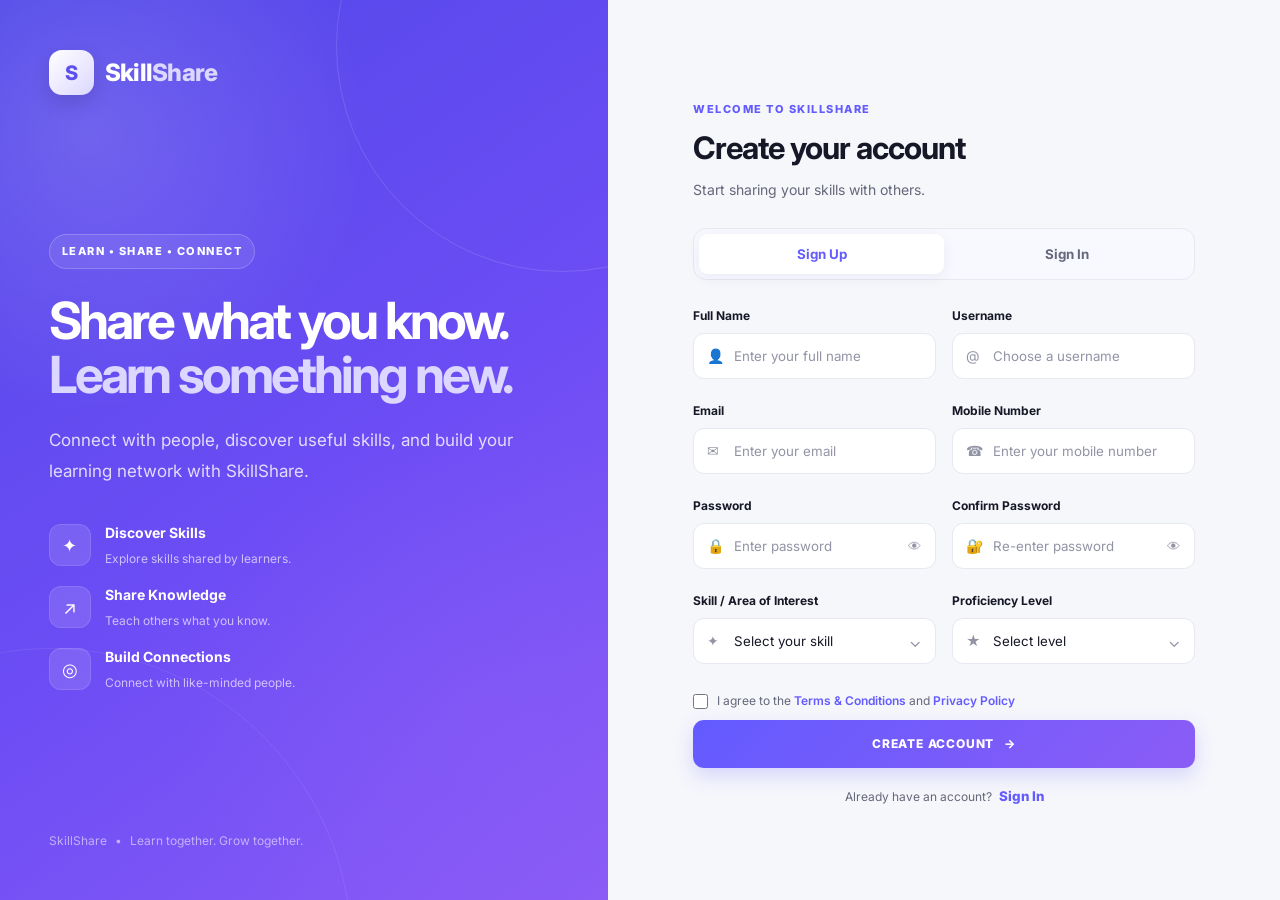
<file: index.html>
<!DOCTYPE html>
<html lang="en">
<head>
    <meta charset="UTF-8">
    <meta name="viewport" content="width=device-width, initial-scale=1.0">

    <title>SkillShare - Share Your Skills</title>

    <link rel="preconnect" href="https://fonts.googleapis.com">
    <link rel="preconnect" href="https://fonts.gstatic.com" crossorigin>
    <link
        href="https://fonts.googleapis.com/css2?family=Inter:wght@400;500;600;700;800&display=swap"
        rel="stylesheet"
    >

    <link rel="stylesheet" href="style.css">
</head>

<body>

<!-- =========================================================
     TOAST
========================================================= -->

<div id="toastContainer" class="toast-container"></div>


<!-- =========================================================
     AUTHENTICATION
========================================================= -->

<section id="authScreen" class="auth-screen">

    <div class="auth-brand-panel">

        <div class="brand-logo large-logo">
            <div class="logo-icon">S</div>
            <span>Skill<span>Share</span></span>
        </div>

        <div class="brand-content">

            <span class="brand-badge">LEARN • SHARE • CONNECT</span>

            <h1>
                Share what you know.
                <span>Learn something new.</span>
            </h1>

            <p>
                Connect with people, discover useful skills,
                and build your learning network with SkillShare.
            </p>

            <div class="brand-features">

                <div class="brand-feature">
                    <div class="feature-icon">✦</div>
                    <div>
                        <strong>Discover Skills</strong>
                        <small>Explore skills shared by learners.</small>
                    </div>
                </div>

                <div class="brand-feature">
                    <div class="feature-icon">↗</div>
                    <div>
                        <strong>Share Knowledge</strong>
                        <small>Teach others what you know.</small>
                    </div>
                </div>

                <div class="brand-feature">
                    <div class="feature-icon">◎</div>
                    <div>
                        <strong>Build Connections</strong>
                        <small>Connect with like-minded people.</small>
                    </div>
                </div>

            </div>
        </div>

        <div class="brand-footer">
            <span>SkillShare</span>
            <span>•</span>
            <span>Learn together. Grow together.</span>
        </div>

    </div>


    <div class="auth-form-panel">

        <div class="auth-card">

            <div class="mobile-brand">
                <div class="logo-icon">S</div>
                <span>Skill<span>Share</span></span>
            </div>

            <div class="auth-heading">
                <span class="welcome-label">WELCOME TO SKILLSHARE</span>
                <h2 id="authTitle">Create your account</h2>
                <p id="authSubtitle">
                    Start sharing your skills with others.
                </p>
            </div>


            <!-- AUTH TABS -->

            <div class="auth-tabs">

                <button
                    id="signUpTab"
                    class="auth-tab active"
                    onclick="showSignUp()"
                >
                    Sign Up
                </button>

                <button
                    id="signInTab"
                    class="auth-tab"
                    onclick="showSignIn()"
                >
                    Sign In
                </button>

            </div>


            <!-- =================================================
                 SIGN UP FORM
            ================================================== -->

            <form id="signUpForm" class="auth-form" onsubmit="registerUser(event)">

                <div class="form-row">

                    <div class="form-group">
                        <label>Full Name</label>

                        <div class="input-wrapper">
                            <span class="input-icon">👤</span>

                            <input
                                type="text"
                                id="fullName"
                                placeholder="Enter your full name"
                            >
                        </div>

                        <small id="fullNameError" class="error-message"></small>
                    </div>


                    <div class="form-group">
                        <label>Username</label>

                        <div class="input-wrapper">
                            <span class="input-icon">@</span>

                            <input
                                type="text"
                                id="username"
                                placeholder="Choose a username"
                            >
                        </div>

                        <small id="usernameError" class="error-message"></small>
                    </div>

                </div>


                <div class="form-row">

                    <div class="form-group">
                        <label>Email</label>

                        <div class="input-wrapper">
                            <span class="input-icon">✉</span>

                            <input
                                type="email"
                                id="email"
                                placeholder="Enter your email"
                            >
                        </div>

                        <small id="emailError" class="error-message"></small>
                    </div>


                    <div class="form-group">
                        <label>Mobile Number</label>

                        <div class="input-wrapper">
                            <span class="input-icon">☎</span>

                            <input
                                type="tel"
                                id="mobile"
                                placeholder="Enter your mobile number"
                            >
                        </div>

                        <small id="mobileError" class="error-message"></small>
                    </div>

                </div>


                <div class="form-row">

                    <div class="form-group">
                        <label>Password</label>

                        <div class="input-wrapper">
                            <span class="input-icon">🔒</span>

                            <input
                                type="password"
                                id="password"
                                placeholder="Enter password"
                            >

                            <button
                                type="button"
                                class="password-toggle"
                                onclick="togglePassword('password', this)"
                            >
                                👁
                            </button>
                        </div>

                        <small id="passwordError" class="error-message"></small>
                    </div>


                    <div class="form-group">
                        <label>Confirm Password</label>

                        <div class="input-wrapper">
                            <span class="input-icon">🔐</span>

                            <input
                                type="password"
                                id="confirmPassword"
                                placeholder="Re-enter password"
                            >

                            <button
                                type="button"
                                class="password-toggle"
                                onclick="togglePassword('confirmPassword', this)"
                            >
                                👁
                            </button>
                        </div>

                        <small id="confirmPasswordError" class="error-message"></small>
                    </div>

                </div>


                <div class="form-row">

                    <div class="form-group">
                        <label>Skill / Area of Interest</label>

                        <div class="input-wrapper select-wrapper">
                            <span class="input-icon">✦</span>

                            <select id="skillInterest">
                                <option value="">Select your skill</option>
                                <option value="Java">Java</option>
                                <option value="Python">Python</option>
                                <option value="JavaScript">JavaScript</option>
                                <option value="Web Development">Web Development</option>
                                <option value="Data Structures">Data Structures</option>
                                <option value="Machine Learning">Machine Learning</option>
                                <option value="UI/UX Design">UI/UX Design</option>
                                <option value="Communication">Communication</option>
                                <option value="DevOps">DevOps</option>
                                <option value="Other">Other</option>
                            </select>
                        </div>

                        <small id="skillInterestError" class="error-message"></small>
                    </div>


                    <div class="form-group">
                        <label>Proficiency Level</label>

                        <div class="input-wrapper select-wrapper">
                            <span class="input-icon">★</span>

                            <select id="proficiency">
                                <option value="">Select level</option>
                                <option value="Beginner">Beginner</option>
                                <option value="Intermediate">Intermediate</option>
                                <option value="Advanced">Advanced</option>
                            </select>
                        </div>

                        <small id="proficiencyError" class="error-message"></small>
                    </div>

                </div>


                <div class="terms-row">

                    <input type="checkbox" id="terms">

                    <label for="terms">
                        I agree to the
                        <a href="#" onclick="return false;">Terms & Conditions</a>
                        and
                        <a href="#" onclick="return false;">Privacy Policy</a>
                    </label>

                </div>

                <small id="termsError" class="error-message terms-error"></small>


                <button type="submit" class="primary-button auth-submit">
                    CREATE ACCOUNT
                    <span>→</span>
                </button>


                <div class="auth-switch">

                    Already have an account?

                    <button
                        type="button"
                        onclick="showSignIn()"
                    >
                        Sign In
                    </button>

                </div>

            </form>


            <!-- =================================================
                 SIGN IN FORM
            ================================================== -->

            <form id="signInForm" class="auth-form hidden" onsubmit="loginUser(event)">

                <div class="form-group">

                    <label>Username or Email</label>

                    <div class="input-wrapper">

                        <span class="input-icon">@</span>

                        <input
                            type="text"
                            id="loginIdentifier"
                            placeholder="Enter username or email"
                        >

                    </div>

                    <small id="loginIdentifierError" class="error-message"></small>

                </div>


                <div class="form-group">

                    <label>Password</label>

                    <div class="input-wrapper">

                        <span class="input-icon">🔒</span>

                        <input
                            type="password"
                            id="loginPassword"
                            placeholder="Enter password"
                        >

                        <button
                            type="button"
                            class="password-toggle"
                            onclick="togglePassword('loginPassword', this)"
                        >
                            👁
                        </button>

                    </div>

                    <small id="loginPasswordError" class="error-message"></small>

                </div>


                <div class="remember-row">

                    <label class="checkbox-label">

                        <input type="checkbox" id="rememberMe">

                        <span>Remember Me</span>

                    </label>

                </div>


                <button type="submit" class="primary-button auth-submit">
                    SIGN IN
                    <span>→</span>
                </button>


                <div class="auth-switch">

                    Don't have an account?

                    <button
                        type="button"
                        onclick="showSignUp()"
                    >
                        Sign Up
                    </button>

                </div>

            </form>

        </div>

    </div>

</section>


<!-- =========================================================
     COMPLETE APPLICATION
========================================================= -->

<section id="appScreen" class="app-screen hidden">


    <!-- =====================================================
         NAVBAR
    ====================================================== -->

    <nav class="navbar">

        <div class="navbar-inner">

            <div class="nav-brand" onclick="showHome()">

                <div class="logo-icon">S</div>

                <span>
                    Skill<span>Share</span>
                </span>

            </div>


            <button
                class="mobile-menu-button"
                onclick="toggleMobileMenu()"
            >
                ☰
            </button>


            <div id="navLinks" class="nav-links">

                <button
                    id="homeNav"
                    class="nav-link active"
                    onclick="showHome()"
                >
                    <span>⌂</span>
                    Home
                </button>

                <button
                    id="exploreNav"
                    class="nav-link"
                    onclick="showSkillExchange()"
                >
                    <span>◈</span>
                    Skill Exchange
                </button>

                <button
                    id="addSkillNav"
                    class="nav-link"
                    onclick="showAddSkill()"
                >
                    <span>＋</span>
                    Add Skill
                </button>

            </div>


            <div class="nav-right">

                <button
                    class="theme-toggle"
                    onclick="toggleTheme()"
                    title="Toggle dark mode"
                >
                    <span id="themeIcon">🌙</span>
                </button>


                <div class="profile-menu-wrapper">

                    <button
                        class="profile-button"
                        onclick="toggleProfileDropdown()"
                    >

                        <div id="navAvatar" class="avatar">
                            U
                        </div>

                        <span id="navUsername">
                            User
                        </span>

                        <span class="dropdown-arrow">⌄</span>

                    </button>


                    <div id="profileDropdown" class="profile-dropdown">

                        <button onclick="showProfile()">
                            <span>👤</span>
                            My Profile
                        </button>

                        <button onclick="showProfile('connections')">
                            <span>🤝</span>
                            My Connections
                        </button>

                        <button onclick="showProfile('skills')">
                            <span>✦</span>
                            My Shared Skills
                        </button>

                        <div class="dropdown-divider"></div>

                        <button
                            class="logout-dropdown"
                            onclick="logoutUser()"
                        >
                            <span>↪</span>
                            Logout
                        </button>

                    </div>

                </div>

            </div>

        </div>

    </nav>


    <!-- =====================================================
         MAIN CONTENT
    ====================================================== -->

    <main class="main-content">


        <!-- =================================================
             HOME
        ================================================== -->

        <section id="homeView" class="app-view">

            <div class="hero-section">

                <div class="hero-content">

                    <span class="hero-badge">
                        ✦ YOUR LEARNING COMMUNITY
                    </span>

                    <h1>
                        Welcome to SkillShare,
                        <span id="heroUsername">User</span>!
                    </h1>

                    <p>
                        Share what you know. Learn something new.
                        Connect with people who share your interests.
                    </p>

                    <div class="hero-buttons">

                        <button
                            class="primary-button"
                            onclick="showSkillExchange()"
                        >
                            Explore Skills
                            <span>→</span>
                        </button>

                        <button
                            class="secondary-button"
                            onclick="showAddSkill()"
                        >
                            <span>＋</span>
                            Share Your Skill
                        </button>

                    </div>

                </div>


                <div class="hero-visual">

                    <div class="visual-orbit orbit-one"></div>
                    <div class="visual-orbit orbit-two"></div>

                    <div class="hero-center-card">

                        <div class="hero-main-icon">
                            ✦
                        </div>

                        <strong>
                            Learn & Share
                        </strong>

                        <span>
                            Together
                        </span>

                    </div>

                    <div class="floating-card floating-card-one">
                        <span>☕</span>
                        <strong>Java</strong>
                    </div>

                    <div class="floating-card floating-card-two">
                        <span>🎨</span>
                        <strong>Design</strong>
                    </div>

                    <div class="floating-card floating-card-three">
                        <span>🐍</span>
                        <strong>Python</strong>
                    </div>

                </div>

            </div>


            <!-- STATISTICS -->

            <div class="stats-grid">

                <div class="stat-card">

                    <div class="stat-icon blue">
                        ◈
                    </div>

                    <div>
                        <span>Available Skills</span>
                        <strong id="availableSkillsStat">0</strong>
                    </div>

                </div>


                <div class="stat-card">

                    <div class="stat-icon purple">
                        ◎
                    </div>

                    <div>
                        <span>Active Learners</span>
                        <strong id="activeLearnersStat">0</strong>
                    </div>

                </div>


                <div class="stat-card">

                    <div class="stat-icon pink">
                        ✦
                    </div>

                    <div>
                        <span>Skills Shared</span>
                        <strong id="skillsSharedStat">0</strong>
                    </div>

                </div>


                <div class="stat-card">

                    <div class="stat-icon green">
                        🤝
                    </div>

                    <div>
                        <span>My Connections</span>
                        <strong id="connectionsStat">0</strong>
                    </div>

                </div>

            </div>


            <!-- FEATURED -->

            <div class="section-header">

                <div>
                    <span class="section-label">DISCOVER</span>
                    <h2>Featured Skills</h2>
                    <p>Explore skills shared by our learning community.</p>
                </div>

                <button
                    class="text-button"
                    onclick="showSkillExchange()"
                >
                    View All
                    →
                </button>

            </div>


            <div id="featuredSkills" class="skills-grid"></div>

        </section>


        <!-- =================================================
             SKILL EXCHANGE
        ================================================== -->

        <section id="skillExchangeView" class="app-view hidden">

            <div class="page-header">

                <div>

                    <span class="section-label">
                        LEARNING COMMUNITY
                    </span>

                    <h1>Skill Exchange</h1>

                    <p>
                        Discover people who can teach you something new.
                    </p>

                </div>

                <div class="page-header-icon">
                    ◈
                </div>

            </div>


            <div class="search-section">

                <div class="search-box">

                    <span>⌕</span>

                    <input
                        type="text"
                        id="skillSearch"
                        placeholder="Search for a skill..."
                        oninput="searchSkills()"
                    >

                    <button
                        id="clearSearch"
                        class="clear-search"
                        onclick="clearSearch()"
                    >
                        ×
                    </button>

                </div>

            </div>


            <div class="category-section">

                <button
                    class="category-button active"
                    data-category="All"
                    onclick="filterCategory('All', this)"
                >
                    All
                </button>

                <button
                    class="category-button"
                    data-category="Programming"
                    onclick="filterCategory('Programming', this)"
                >
                    Programming
                </button>

                <button
                    class="category-button"
                    data-category="Web Development"
                    onclick="filterCategory('Web Development', this)"
                >
                    Web Development
                </button>

                <button
                    class="category-button"
                    data-category="Design"
                    onclick="filterCategory('Design', this)"
                >
                    Design
                </button>

                <button
                    class="category-button"
                    data-category="Data Science"
                    onclick="filterCategory('Data Science', this)"
                >
                    Data Science
                </button>

                <button
                    class="category-button"
                    data-category="Communication"
                    onclick="filterCategory('Communication', this)"
                >
                    Communication
                </button>

                <button
                    class="category-button"
                    data-category="Other"
                    onclick="filterCategory('Other', this)"
                >
                    Other
                </button>

            </div>


            <div class="results-heading">

                <h2>Available Skills</h2>

                <span id="resultsCount">
                    0 skills
                </span>

            </div>


            <div id="allSkillsGrid" class="skills-grid"></div>

        </section>


        <!-- =================================================
             ADD SKILL
        ================================================== -->

        <section id="addSkillView" class="app-view hidden">

            <div class="page-header">

                <div>

                    <span class="section-label">
                        CONTRIBUTE
                    </span>

                    <h1>Share Your Skill</h1>

                    <p>
                        Help others learn by sharing what you know.
                    </p>

                </div>

                <div class="page-header-icon">
                    ✦
                </div>

            </div>


            <div class="add-skill-layout">

                <div class="add-skill-info">

                    <div class="add-info-icon">
                        💡
                    </div>

                    <h2>
                        What can you teach?
                    </h2>

                    <p>
                        Share a skill that you are comfortable
                        teaching to other learners.
                    </p>


                    <div class="tip-list">

                        <div class="tip-item">
                            <span>✓</span>
                            Choose a clear skill name.
                        </div>

                        <div class="tip-item">
                            <span>✓</span>
                            Select your actual proficiency.
                        </div>

                        <div class="tip-item">
                            <span>✓</span>
                            Add a helpful description.
                        </div>

                    </div>

                </div>


                <div class="form-card">

                    <form onsubmit="addSkill(event)">

                        <div class="form-group">

                            <label>
                                Skill Name
                                <span>*</span>
                            </label>

                            <div class="input-wrapper">

                                <span class="input-icon">✦</span>

                                <input
                                    type="text"
                                    id="newSkillName"
                                    placeholder="Enter skill name"
                                >

                            </div>

                            <small
                                id="newSkillNameError"
                                class="error-message"
                            ></small>

                        </div>


                        <div class="form-row">

                            <div class="form-group">

                                <label>
                                    Category
                                    <span>*</span>
                                </label>

                                <div class="input-wrapper select-wrapper">

                                    <span class="input-icon">◈</span>

                                    <select id="newSkillCategory">

                                        <option value="">
                                            Select category
                                        </option>

                                        <option value="Programming">
                                            Programming
                                        </option>

                                        <option value="Web Development">
                                            Web Development
                                        </option>

                                        <option value="Design">
                                            Design
                                        </option>

                                        <option value="Data Science">
                                            Data Science
                                        </option>

                                        <option value="Communication">
                                            Communication
                                        </option>

                                        <option value="Other">
                                            Other
                                        </option>

                                    </select>

                                </div>

                                <small
                                    id="newSkillCategoryError"
                                    class="error-message"
                                ></small>

                            </div>


                            <div class="form-group">

                                <label>
                                    Proficiency Level
                                    <span>*</span>
                                </label>

                                <div class="input-wrapper select-wrapper">

                                    <span class="input-icon">★</span>

                                    <select id="newSkillLevel">

                                        <option value="">
                                            Select level
                                        </option>

                                        <option value="Beginner">
                                            Beginner
                                        </option>

                                        <option value="Intermediate">
                                            Intermediate
                                        </option>

                                        <option value="Advanced">
                                            Advanced
                                        </option>

                                    </select>

                                </div>

                                <small
                                    id="newSkillLevelError"
                                    class="error-message"
                                ></small>

                            </div>

                        </div>


                        <div class="form-group">

                            <label>
                                Description
                                <span>*</span>
                            </label>

                            <textarea
                                id="newSkillDescription"
                                rows="5"
                                placeholder="Tell others about your skill..."
                            ></textarea>

                            <small
                                id="newSkillDescriptionError"
                                class="error-message"
                            ></small>

                        </div>


                        <button
                            type="submit"
                            class="primary-button full-button"
                        >
                            SHARE SKILL
                            <span>→</span>
                        </button>

                    </form>

                </div>

            </div>

        </section>


        <!-- =================================================
             PROFILE
        ================================================== -->

        <section id="profileView" class="app-view hidden">

            <div class="profile-cover">

                <div class="profile-cover-pattern"></div>

                <div class="profile-main">

                    <div id="profileAvatar" class="profile-avatar">
                        U
                    </div>

                    <div class="profile-title">

                        <span id="profileUsername">
                            @username
                        </span>

                        <h1 id="profileFullName">
                            User
                        </h1>

                        <p>
                            SkillShare learner
                        </p>

                    </div>

                </div>

            </div>


            <div class="profile-grid">


                <!-- PROFILE INFORMATION -->

                <div class="profile-info-card">

                    <div class="card-title">

                        <div>
                            <span class="section-label">
                                ACCOUNT
                            </span>

                            <h2>Personal Information</h2>
                        </div>

                        <span class="card-title-icon">
                            👤
                        </span>

                    </div>


                    <div class="profile-details">

                        <div class="profile-detail">

                            <span>Full Name</span>

                            <strong id="profileNameDetail">
                                —
                            </strong>

                        </div>


                        <div class="profile-detail">

                            <span>Username</span>

                            <strong id="profileUsernameDetail">
                                —
                            </strong>

                        </div>


                        <div class="profile-detail">

                            <span>Email</span>

                            <strong id="profileEmailDetail">
                                —
                            </strong>

                        </div>


                        <div class="profile-detail">

                            <span>Mobile Number</span>

                            <strong id="profileMobileDetail">
                                —
                            </strong>

                        </div>


                        <div class="profile-detail">

                            <span>Skill Interest</span>

                            <strong id="profileInterestDetail">
                                —
                            </strong>

                        </div>


                        <div class="profile-detail">

                            <span>Proficiency Level</span>

                            <strong id="profileLevelDetail">
                                —
                            </strong>

                        </div>

                    </div>

                </div>


                <!-- MY CONNECTIONS -->

                <div
                    id="connectionsSection"
                    class="profile-section-card"
                >

                    <div class="card-title">

                        <div>
                            <span class="section-label">
                                NETWORK
                            </span>

                            <h2>My Connections</h2>
                        </div>

                        <span id="connectionCountBadge" class="count-badge">
                            0
                        </span>

                    </div>

                    <div id="connectionsList" class="connections-list"></div>

                </div>


                <!-- MY SHARED SKILLS -->

                <div
                    id="mySkillsSection"
                    class="profile-section-card full-profile-card"
                >

                    <div class="card-title">

                        <div>
                            <span class="section-label">
                                CONTRIBUTIONS
                            </span>

                            <h2>My Shared Skills</h2>
                        </div>

                        <button
                            class="small-primary-button"
                            onclick="showAddSkill()"
                        >
                            + Add Skill
                        </button>

                    </div>

                    <div id="mySkillsList" class="my-skills-list"></div>

                </div>

            </div>

        </section>

    </main>

</section>


<script src="script.js"></script>

</body>
</html>
</file>
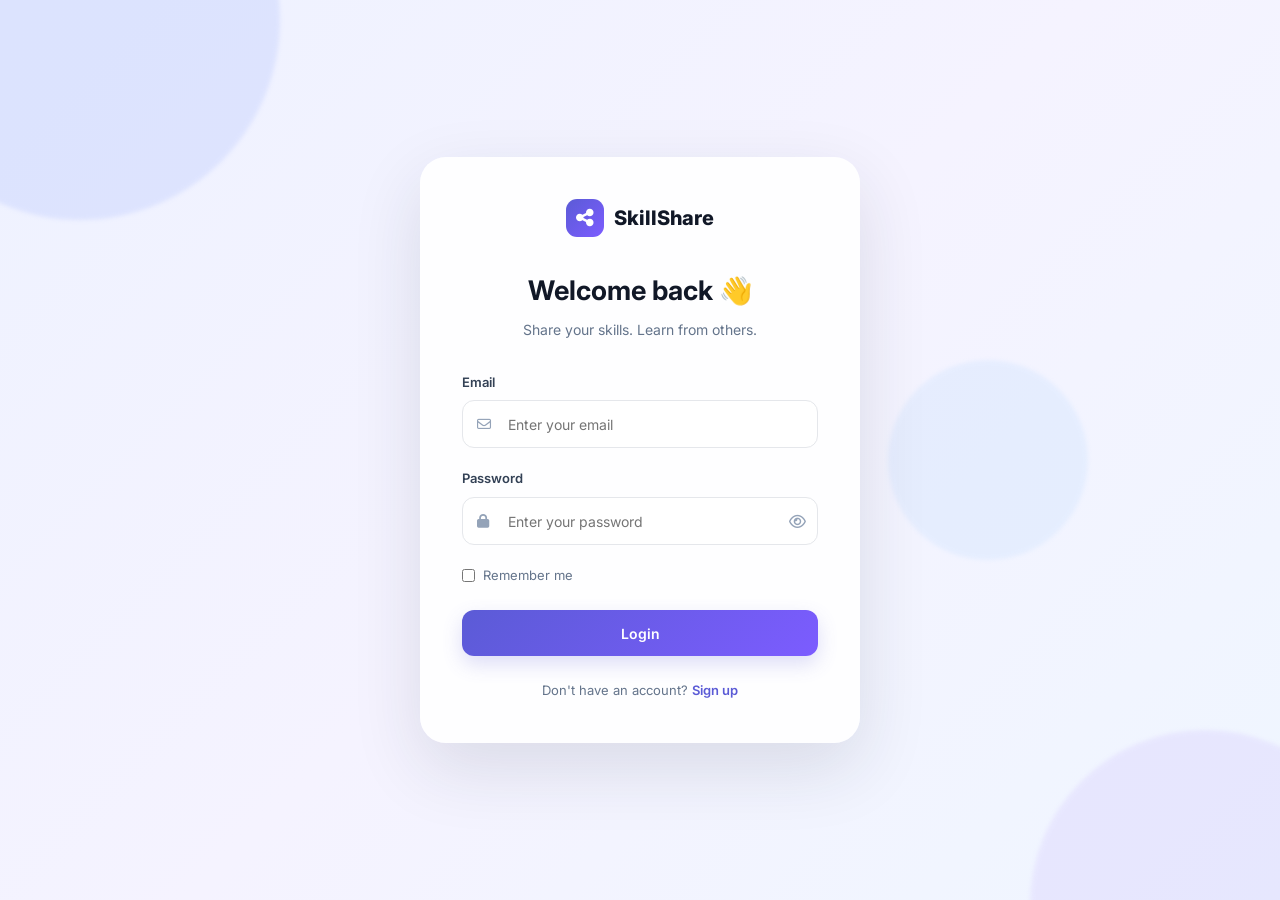
<file: src/main/resources/static/index.html>
<!DOCTYPE html>
<html lang="en">
<head>
    <meta charset="UTF-8">
    <meta name="viewport" content="width=device-width, initial-scale=1.0">

    <title>SkillShare — Share Your Skills, Learn From Others</title>

    <!-- Google Font -->
    <link rel="preconnect" href="https://fonts.googleapis.com">
    <link rel="preconnect" href="https://fonts.gstatic.com" crossorigin>
    <link href="https://fonts.googleapis.com/css2?family=Inter:wght@400;500;600;700;800&display=swap" rel="stylesheet">

    <!-- Font Awesome -->
    <link rel="stylesheet"
          href="https://cdnjs.cloudflare.com/ajax/libs/font-awesome/6.5.2/css/all.min.css">

    <!-- CSS -->
    <link rel="stylesheet" href="style.css">
</head>

<body>

    <!-- ================= LOGIN PAGE ================= -->

    <section id="loginPage" class="login-page">

        <div class="background-shape shape-one"></div>
        <div class="background-shape shape-two"></div>
        <div class="background-shape shape-three"></div>

        <div class="login-card">

            <div class="logo login-logo">
                <div class="logo-icon">
                    <i class="fa-solid fa-share-nodes"></i>
                </div>
                <span>SkillShare</span>
            </div>

            <div class="login-heading">
                <h1>Welcome back 👋</h1>
                <p>Share your skills. Learn from others.</p>
            </div>

            <form id="loginForm">

                <div class="input-group">
                    <label for="loginEmail">Email</label>

                    <div class="input-wrapper">
                        <i class="fa-regular fa-envelope"></i>
                        <input
                            type="email"
                            id="loginEmail"
                            placeholder="Enter your email"
                        >
                    </div>

                    <small id="emailError" class="error-message"></small>
                </div>

                <div class="input-group">
                    <label for="loginPassword">Password</label>

                    <div class="input-wrapper">
                        <i class="fa-solid fa-lock"></i>

                        <input
                            type="password"
                            id="loginPassword"
                            placeholder="Enter your password"
                        >

                        <button
                            type="button"
                            class="password-toggle"
                            id="passwordToggle"
                        >
                            <i class="fa-regular fa-eye"></i>
                        </button>
                    </div>

                    <small id="passwordError" class="error-message"></small>
                </div>

                <div class="remember-row">

                    <label class="remember-label">
                        <input type="checkbox" id="rememberMe">
                        <span>Remember me</span>
                    </label>

                </div>

                <button type="submit" class="primary-button login-button">
                    Login
                </button>

            </form>

            <p class="signup-text">
                Don't have an account?
                <a href="#" id="signupLink">Sign up</a>
            </p>

        </div>
    </section>


    <!-- ================= MAIN APPLICATION ================= -->

    <div id="app" class="app hidden">

        <!-- NAVBAR -->

        <header class="navbar">

            <div class="nav-container">

                <a href="#" class="logo" id="logoHome">

                    <div class="logo-icon">
                        <i class="fa-solid fa-share-nodes"></i>
                    </div>

                    <span>SkillShare</span>

                </a>


                <button class="mobile-menu-button" id="mobileMenuButton">
                    <i class="fa-solid fa-bars"></i>
                </button>


                <nav class="nav-links" id="navLinks">

                    <a href="#" class="nav-link active" data-page="homePage">
                        <i class="fa-solid fa-house"></i>
                        Home
                    </a>

                    <a href="#" class="nav-link" data-page="explorePage">
                        <i class="fa-solid fa-compass"></i>
                        Explore Skills
                    </a>

                    <a href="#" class="nav-link" data-page="addSkillPage">
                        <i class="fa-solid fa-plus"></i>
                        Add Skill
                    </a>

                </nav>


                <div class="nav-right">

                    <!-- Theme -->

                    <button class="icon-button" id="themeToggle" title="Toggle theme">
                        <i class="fa-solid fa-moon"></i>
                    </button>


                    <!-- Profile -->

                    <div class="profile-menu-container">

                        <button class="profile-button" id="profileButton">

                            <div class="nav-avatar">
                                S
                            </div>

                            <span>Spoorthy</span>

                            <i class="fa-solid fa-chevron-down"></i>

                        </button>


                        <div class="profile-dropdown" id="profileDropdown">

                            <button data-profile-action="profile">
                                <i class="fa-regular fa-user"></i>
                                My Profile
                            </button>

                            <button data-profile-action="connections">
                                <i class="fa-solid fa-user-group"></i>
                                My Connections
                            </button>

                            <button data-profile-action="logout" class="logout-option">
                                <i class="fa-solid fa-arrow-right-from-bracket"></i>
                                Logout
                            </button>

                        </div>

                    </div>


                    <button class="logout-button" id="logoutButton">
                        Logout
                    </button>

                </div>

            </div>

        </header>


        <!-- ================= PAGE CONTAINER ================= -->

        <main class="page-container">


            <!-- ================= HOME PAGE ================= -->

            <section id="homePage" class="page active-page">

                <div class="hero-section">

                    <div class="hero-content">

                        <span class="hero-tag">
                            <i class="fa-solid fa-sparkles"></i>
                            Learn. Share. Grow.
                        </span>

                        <h1>
                            Share What You Know.
                            <span>Discover What You Can Learn.</span>
                        </h1>

                        <p>
                            Connect with people who have the skills you want
                            to learn and share the skills you already know.
                        </p>

                        <div class="hero-buttons">

                            <button class="primary-button" id="heroExploreButton">
                                Explore Skills
                                <i class="fa-solid fa-arrow-right"></i>
                            </button>

                            <button class="secondary-button" id="heroAddSkillButton">
                                <i class="fa-solid fa-plus"></i>
                                Share Your Skill
                            </button>

                        </div>

                    </div>


                    <div class="hero-visual">

                        <div class="visual-card main-visual-card">

                            <div class="visual-header">

                                <div class="mini-avatar purple">
                                    R
                                </div>

                                <div>
                                    <strong>Rahul</strong>
                                    <span>Java Expert</span>
                                </div>

                                <i class="fa-solid fa-circle-check verified"></i>

                            </div>


                            <div class="visual-skill">

                                <div class="visual-skill-icon">
                                    <i class="fa-brands fa-java"></i>
                                </div>

                                <div>
                                    <strong>Java Programming</strong>
                                    <p>Intermediate</p>
                                </div>

                            </div>


                            <div class="visual-progress">

                                <div class="progress-text">
                                    <span>Skill Match</span>
                                    <strong>92%</strong>
                                </div>

                                <div class="progress-bar">
                                    <span></span>
                                </div>

                            </div>

                        </div>


                        <div class="floating-card floating-one">

                            <i class="fa-solid fa-code"></i>

                            <div>
                                <strong>New Skill</strong>
                                <span>JavaScript</span>
                            </div>

                        </div>


                        <div class="floating-card floating-two">

                            <i class="fa-solid fa-user-group"></i>

                            <div>
                                <strong>85+</strong>
                                <span>Learners</span>
                            </div>

                        </div>

                    </div>

                </div>


                <!-- STATISTICS -->

                <div class="stats-grid">

                    <div class="stat-card">
                        <div class="stat-icon">
                            <i class="fa-solid fa-lightbulb"></i>
                        </div>
                        <div>
                            <strong>120+</strong>
                            <span>Skills Shared</span>
                        </div>
                    </div>


                    <div class="stat-card">
                        <div class="stat-icon">
                            <i class="fa-solid fa-users"></i>
                        </div>
                        <div>
                            <strong>85+</strong>
                            <span>Learners</span>
                        </div>
                    </div>


                    <div class="stat-card">
                        <div class="stat-icon">
                            <i class="fa-solid fa-graduation-cap"></i>
                        </div>
                        <div>
                            <strong>60+</strong>
                            <span>Skill Experts</span>
                        </div>
                    </div>


                    <div class="stat-card">
                        <div class="stat-icon">
                            <i class="fa-solid fa-layer-group"></i>
                        </div>
                        <div>
                            <strong>15+</strong>
                            <span>Categories</span>
                        </div>
                    </div>

                </div>


                <!-- POPULAR SKILLS -->

                <div class="section-heading">

                    <div>
                        <span class="section-label">DISCOVER</span>
                        <h2>Popular Skills</h2>
                        <p>Explore skills people are sharing right now.</p>
                    </div>

                    <button class="text-button" id="homeExploreAll">
                        Explore All Skills
                        <i class="fa-solid fa-arrow-right"></i>
                    </button>

                </div>


                <div id="homeSkillsGrid" class="skills-grid home-skills-grid">
                    <!-- Filled by JavaScript -->
                </div>

            </section>


            <!-- ================= EXPLORE PAGE ================= -->

            <section id="explorePage" class="page hidden-page">

                <div class="page-header">

                    <div>
                        <span class="section-label">DISCOVER</span>
                        <h1>Explore Skills</h1>
                        <p>
                            Find people who can help you learn something new.
                        </p>
                    </div>

                </div>


                <div class="explore-controls">

                    <div class="large-search">

                        <i class="fa-solid fa-magnifying-glass"></i>

                        <input
                            type="text"
                            id="searchInput"
                            placeholder="Search skills, people or topics..."
                        >

                        <button id="clearSearch" class="clear-search">
                            <i class="fa-solid fa-xmark"></i>
                        </button>

                    </div>


                    <div class="category-buttons" id="categoryButtons">

                        <button class="category-filter active" data-category="All">
                            All
                        </button>

                        <button class="category-filter" data-category="Programming">
                            Programming
                        </button>

                        <button class="category-filter" data-category="Web Development">
                            Web Development
                        </button>

                        <button class="category-filter" data-category="Data Science">
                            Data Science
                        </button>

                        <button class="category-filter" data-category="Design">
                            Design
                        </button>

                        <button class="category-filter" data-category="Communication">
                            Communication
                        </button>

                        <button class="category-filter" data-category="Business">
                            Business
                        </button>

                    </div>

                </div>


                <div id="exploreSkillsGrid" class="skills-grid">
                    <!-- Filled by JavaScript -->
                </div>


                <div id="emptySearchState" class="empty-state hidden">

                    <div class="empty-icon">
                        <i class="fa-solid fa-magnifying-glass"></i>
                    </div>

                    <h3>No skills found 🔍</h3>

                    <p>
                        Try searching for another skill.
                    </p>

                </div>

            </section>


            <!-- ================= ADD SKILL PAGE ================= -->

            <section id="addSkillPage" class="page hidden-page">

                <div class="page-header">

                    <div>
                        <span class="section-label">CONTRIBUTE</span>
                        <h1>Share Your Skill</h1>
                        <p>
                            Teach what you know and help someone grow.
                        </p>
                    </div>

                </div>


                <div class="form-wrapper">

                    <div class="form-card">

                        <div class="form-card-header">

                            <div class="form-icon">
                                <i class="fa-solid fa-lightbulb"></i>
                            </div>

                            <div>
                                <h2>Add a new skill</h2>
                                <p>
                                    Tell the community what you can teach.
                                </p>
                            </div>

                        </div>


                        <form id="addSkillForm">

                            <div class="form-row">

                                <div class="input-group">

                                    <label for="skillPersonName">
                                        Your Name
                                    </label>

                                    <input
                                        type="text"
                                        id="skillPersonName"
                                        placeholder="Enter your name"
                                    >

                                    <small class="form-error" id="nameError"></small>

                                </div>


                                <div class="input-group">

                                    <label for="skillName">
                                        Skill Name
                                    </label>

                                    <input
                                        type="text"
                                        id="skillName"
                                        placeholder="e.g. Python"
                                    >

                                    <small class="form-error" id="skillError"></small>

                                </div>

                            </div>


                            <div class="input-group">

                                <label for="skillCategory">
                                    Category
                                </label>

                                <select id="skillCategory">

                                    <option value="">
                                        Select a category
                                    </option>

                                    <option value="Programming">
                                        Programming
                                    </option>

                                    <option value="Web Development">
                                        Web Development
                                    </option>

                                    <option value="Data Science">
                                        Data Science
                                    </option>

                                    <option value="Design">
                                        Design
                                    </option>

                                    <option value="Communication">
                                        Communication
                                    </option>

                                    <option value="Business">
                                        Business
                                    </option>

                                </select>

                                <small class="form-error" id="categoryError"></small>

                            </div>


                            <div class="input-group">

                                <label for="skillDescription">
                                    Description
                                </label>

                                <textarea
                                    id="skillDescription"
                                    rows="4"
                                    placeholder="Briefly describe what you can teach..."
                                ></textarea>

                                <small class="form-error" id="descriptionError"></small>

                            </div>


                            <div class="input-group">

                                <label for="skillLevel">
                                    Proficiency Level
                                </label>

                                <select id="skillLevel">

                                    <option value="">
                                        Select proficiency
                                    </option>

                                    <option value="Beginner">
                                        Beginner
                                    </option>

                                    <option value="Intermediate">
                                        Intermediate
                                    </option>

                                    <option value="Advanced">
                                        Advanced
                                    </option>

                                </select>

                                <small class="form-error" id="levelError"></small>

                            </div>


                            <button type="submit" class="primary-button add-button">

                                <i class="fa-solid fa-plus"></i>

                                Add Skill

                            </button>

                        </form>

                    </div>

                </div>

            </section>


            <!-- ================= PROFILE PAGE ================= -->

            <section id="profilePage" class="page hidden-page">

                <div class="profile-header-card">

                    <div class="profile-avatar-large">
                        S
                    </div>

                    <div class="profile-main-info">

                        <span class="section-label">MY PROFILE</span>

                        <h1>Spoorthy</h1>

                        <p>
                            <i class="fa-regular fa-envelope"></i>
                            <span id="profileEmail">
                                spoorthy@example.com
                            </span>
                        </p>

                        <p class="profile-bio">
                            Learning, sharing and growing together.
                        </p>

                    </div>

                </div>


                <!-- PROFILE STATS -->

                <div class="profile-stats">

                    <div class="profile-stat-card">

                        <div class="profile-stat-icon">
                            <i class="fa-solid fa-lightbulb"></i>
                        </div>

                        <div>
                            <strong id="sharedSkillsCount">0</strong>
                            <span>Skills Shared</span>
                        </div>

                    </div>


                    <div class="profile-stat-card">

                        <div class="profile-stat-icon">
                            <i class="fa-solid fa-book-open"></i>
                        </div>

                        <div>
                            <strong>0</strong>
                            <span>Skills Learning</span>
                        </div>

                    </div>


                    <div class="profile-stat-card">

                        <div class="profile-stat-icon">
                            <i class="fa-solid fa-user-group"></i>
                        </div>

                        <div>
                            <strong id="connectionCount">0</strong>
                            <span>Connections</span>
                        </div>

                    </div>

                </div>


                <!-- SHARED SKILLS -->

                <div class="profile-section">

                    <div class="section-heading">

                        <div>
                            <span class="section-label">YOUR CONTRIBUTIONS</span>
                            <h2>My Shared Skills</h2>
                        </div>

                        <button class="text-button" id="profileAddSkill">
                            Share Your Skill
                            <i class="fa-solid fa-arrow-right"></i>
                        </button>

                    </div>


                    <div id="mySkillsGrid" class="skills-grid">
                        <!-- Filled by JavaScript -->
                    </div>

                    <div id="noMySkills" class="profile-empty hidden">

                        <div>
                            <i class="fa-regular fa-lightbulb"></i>
                        </div>

                        <h3>You haven't shared any skills yet.</h3>

                        <p>
                            Share your knowledge and help someone learn.
                        </p>

                        <button class="primary-button" id="firstSkillButton">
                            Share Your First Skill
                        </button>

                    </div>

                </div>


                <!-- CONNECTIONS -->

                <div class="profile-section" id="connectionsSection">

                    <div class="section-heading">

                        <div>
                            <span class="section-label">YOUR NETWORK</span>
                            <h2>My Connections</h2>
                            <p>People you've connected with.</p>
                        </div>

                        <span class="connection-counter" id="connectionBadge">
                            0 Connections
                        </span>

                    </div>


                    <div id="connectionsGrid" class="connections-grid">
                        <!-- Filled by JavaScript -->
                    </div>


                    <div id="noConnections" class="profile-empty hidden">

                        <div>
                            <i class="fa-solid fa-user-group"></i>
                        </div>

                        <h3>No connections yet 🤝</h3>

                        <p>
                            Explore skills and connect with people
                            who share your interests.
                        </p>

                        <button class="primary-button" id="connectionExploreButton">
                            Explore Skills
                        </button>

                    </div>

                </div>

            </section>

        </main>


        <!-- ================= TOAST ================= -->

        <div id="toast" class="toast">

            <div class="toast-icon">
                <i class="fa-solid fa-check"></i>
            </div>

            <div>
                <strong id="toastTitle">Success</strong>
                <span id="toastMessage"></span>
            </div>

            <button id="closeToast">
                <i class="fa-solid fa-xmark"></i>
            </button>

        </div>


        <!-- FOOTER -->

        <footer class="footer">

            <p>
                © 2026 SkillShare. Share knowledge. Grow together.
            </p>

        </footer>

    </div>


    <!-- JavaScript -->
    <script src="script.js"></script>

</body>
</html>
</file>
<file: style.css>
/* =========================================================
   ROOT VARIABLES
========================================================= */

:root {
    --bg: #f6f7fb;
    --surface: #ffffff;
    --surface-2: #f8f9ff;
    --text: #171827;
    --text-secondary: #65677a;
    --muted: #9294a5;
    --border: #e7e8f0;

    --primary: #635bff;
    --primary-dark: #5148e8;
    --primary-light: #eeeaff;

    --secondary: #8b5cf6;
    --blue: #3b82f6;
    --green: #10b981;
    --pink: #ec4899;
    --orange: #f59e0b;

    --danger: #ef4444;

    --shadow-sm: 0 4px 15px rgba(30, 30, 70, 0.06);
    --shadow: 0 12px 35px rgba(30, 30, 70, 0.09);
    --shadow-lg: 0 25px 70px rgba(30, 30, 70, 0.14);

    --radius-sm: 10px;
    --radius: 16px;
    --radius-lg: 24px;

    --transition: 0.25s ease;
}


/* =========================================================
   DARK MODE
========================================================= */

body.dark-mode {

    --bg: #0d1020;
    --surface: #15192d;
    --surface-2: #1b2038;
    --text: #f5f5ff;
    --text-secondary: #b2b5ca;
    --muted: #777c98;
    --border: #2a2f49;

    --primary-light: #292551;

    --shadow-sm: 0 4px 15px rgba(0, 0, 0, 0.18);
    --shadow: 0 12px 35px rgba(0, 0, 0, 0.25);
    --shadow-lg: 0 25px 70px rgba(0, 0, 0, 0.35);
}


/* =========================================================
   RESET
========================================================= */

* {
    margin: 0;
    padding: 0;
    box-sizing: border-box;
}

html {
    scroll-behavior: smooth;
}

body {
    font-family: "Inter", sans-serif;
    background: var(--bg);
    color: var(--text);
    line-height: 1.5;
    min-height: 100vh;
    transition: background var(--transition), color var(--transition);
}

button,
input,
select,
textarea {
    font-family: inherit;
}

button {
    cursor: pointer;
}

input,
select,
textarea {
    outline: none;
}

.hidden {
    display: none !important;
}


/* =========================================================
   AUTHENTICATION SCREEN
========================================================= */

.auth-screen {
    min-height: 100vh;
    display: grid;
    grid-template-columns: 0.95fr 1.05fr;
    background: var(--bg);
}


/* =========================================================
   BRAND PANEL
========================================================= */

.auth-brand-panel {
    position: relative;
    overflow: hidden;
    padding: 50px 8%;
    color: white;
    background:
        radial-gradient(circle at 15% 15%, rgba(255,255,255,.14), transparent 30%),
        radial-gradient(circle at 80% 80%, rgba(139,92,246,.35), transparent 35%),
        linear-gradient(145deg, #5148e8, #6d4df5 55%, #8b5cf6);
    display: flex;
    flex-direction: column;
    justify-content: space-between;
}

.auth-brand-panel::before {
    content: "";
    position: absolute;
    width: 450px;
    height: 450px;
    border-radius: 50%;
    border: 1px solid rgba(255,255,255,.13);
    top: -180px;
    right: -180px;
}

.auth-brand-panel::after {
    content: "";
    position: absolute;
    width: 600px;
    height: 600px;
    border-radius: 50%;
    border: 1px solid rgba(255,255,255,.08);
    bottom: -350px;
    left: -250px;
}


.brand-logo,
.nav-brand,
.mobile-brand {
    display: flex;
    align-items: center;
    gap: 11px;
    font-weight: 800;
    letter-spacing: -0.7px;
}

.brand-logo {
    font-size: 24px;
}

.brand-logo span span,
.nav-brand span span,
.mobile-brand span span {
    color: #a99cff;
}

.auth-brand-panel .brand-logo span span {
    color: #dcd7ff;
}

.logo-icon {
    width: 38px;
    height: 38px;
    border-radius: 11px;
    display: grid;
    place-items: center;
    background: linear-gradient(135deg, #ffffff, #dcd7ff);
    color: #5b50ed;
    font-weight: 800;
    font-size: 20px;
    box-shadow: 0 8px 20px rgba(0,0,0,.12);
}

.large-logo .logo-icon {
    width: 45px;
    height: 45px;
    border-radius: 13px;
}


.brand-content {
    position: relative;
    z-index: 2;
    max-width: 570px;
}

.brand-badge,
.hero-badge,
.section-label,
.welcome-label {
    display: inline-block;
    font-size: 11px;
    font-weight: 800;
    letter-spacing: 1.5px;
}

.brand-badge {
    padding: 8px 12px;
    border: 1px solid rgba(255,255,255,.2);
    background: rgba(255,255,255,.08);
    border-radius: 30px;
    margin-bottom: 25px;
}

.brand-content h1 {
    font-size: clamp(38px, 4vw, 62px);
    line-height: 1.05;
    letter-spacing: -2.8px;
    margin-bottom: 24px;
}

.brand-content h1 span {
    display: block;
    color: #dcd7ff;
}

.brand-content > p {
    font-size: 17px;
    line-height: 1.8;
    color: rgba(255,255,255,.8);
    max-width: 500px;
    margin-bottom: 35px;
}


.brand-features {
    display: grid;
    gap: 15px;
}

.brand-feature {
    display: flex;
    gap: 14px;
    align-items: center;
}

.feature-icon {
    width: 42px;
    height: 42px;
    flex-shrink: 0;
    border-radius: 12px;
    background: rgba(255,255,255,.12);
    border: 1px solid rgba(255,255,255,.12);
    display: grid;
    place-items: center;
    font-size: 18px;
}

.brand-feature strong {
    display: block;
    font-size: 14px;
    margin-bottom: 2px;
}

.brand-feature small {
    color: rgba(255,255,255,.65);
    font-size: 12px;
}


.brand-footer {
    position: relative;
    z-index: 2;
    display: flex;
    gap: 8px;
    font-size: 12px;
    color: rgba(255,255,255,.55);
}


/* =========================================================
   AUTH FORM PANEL
========================================================= */

.auth-form-panel {
    min-height: 100vh;
    display: grid;
    place-items: center;
    padding: 40px;
    overflow-y: auto;
}

.auth-card {
    width: min(700px, 100%);
    padding: 45px;
}

.mobile-brand {
    display: none;
    margin-bottom: 35px;
    font-size: 23px;
}

.mobile-brand .logo-icon {
    background: linear-gradient(135deg, var(--primary), var(--secondary));
    color: white;
}


.auth-heading {
    margin-bottom: 28px;
}

.welcome-label {
    color: var(--primary);
    margin-bottom: 8px;
}

.auth-heading h2 {
    font-size: 31px;
    letter-spacing: -1px;
    margin-bottom: 7px;
}

.auth-heading p {
    color: var(--text-secondary);
    font-size: 14px;
}


.auth-tabs {
    display: grid;
    grid-template-columns: 1fr 1fr;
    background: var(--surface-2);
    padding: 5px;
    border-radius: 13px;
    margin-bottom: 27px;
    border: 1px solid var(--border);
}

.auth-tab {
    border: none;
    background: transparent;
    padding: 12px;
    color: var(--text-secondary);
    font-weight: 700;
    border-radius: 9px;
    transition: var(--transition);
}

.auth-tab.active {
    background: var(--surface);
    color: var(--primary);
    box-shadow: var(--shadow-sm);
}


/* =========================================================
   FORMS
========================================================= */

.auth-form {
    animation: fadeUp .3s ease;
}

@keyframes fadeUp {
    from {
        opacity: 0;
        transform: translateY(8px);
    }

    to {
        opacity: 1;
        transform: translateY(0);
    }
}

.form-row {
    display: grid;
    grid-template-columns: 1fr 1fr;
    gap: 16px;
}

.form-group {
    margin-bottom: 18px;
}

.form-group label {
    display: block;
    font-size: 12px;
    font-weight: 700;
    margin-bottom: 8px;
    color: var(--text);
}

.form-group label span {
    color: var(--danger);
}


.input-wrapper {
    position: relative;
    display: flex;
    align-items: center;
}

.input-icon {
    position: absolute;
    left: 14px;
    color: var(--muted);
    font-size: 14px;
    z-index: 1;
}

input,
select,
textarea {
    width: 100%;
    border: 1px solid var(--border);
    background: var(--surface);
    color: var(--text);
    border-radius: 11px;
    transition: var(--transition);
}

input,
select {
    height: 46px;
    padding: 0 14px 0 40px;
}

textarea {
    padding: 13px 14px;
    resize: vertical;
    min-height: 120px;
}

input::placeholder,
textarea::placeholder {
    color: var(--muted);
}

input:focus,
select:focus,
textarea:focus {
    border-color: var(--primary);
    box-shadow: 0 0 0 4px rgba(99,91,255,.09);
}

.select-wrapper select {
    appearance: none;
    cursor: pointer;
}

.select-wrapper::after {
    content: "⌄";
    position: absolute;
    right: 15px;
    color: var(--muted);
    pointer-events: none;
}

.password-toggle {
    position: absolute;
    right: 10px;
    border: none;
    background: transparent;
    color: var(--muted);
    padding: 5px;
}

.error-message {
    display: block;
    color: var(--danger);
    font-size: 11px;
    margin-top: 5px;
    min-height: 0;
}

.terms-row {
    display: flex;
    align-items: flex-start;
    gap: 9px;
    margin: 5px 0 0;
    font-size: 12px;
    color: var(--text-secondary);
}

.terms-row input,
.checkbox-label input {
    width: 15px;
    height: 15px;
    accent-color: var(--primary);
    margin-top: 2px;
}

.terms-row a {
    color: var(--primary);
    text-decoration: none;
    font-weight: 600;
}

.terms-error {
    margin-bottom: 8px;
}


.remember-row {
    margin: 5px 0 20px;
}

.checkbox-label {
    display: flex;
    align-items: center;
    gap: 8px;
    color: var(--text-secondary);
    font-size: 13px;
    cursor: pointer;
}


/* =========================================================
   BUTTONS
========================================================= */

.primary-button,
.secondary-button,
.small-primary-button,
.text-button {
    border: none;
    transition: var(--transition);
}

.primary-button {
    color: white;
    background: linear-gradient(135deg, var(--primary), var(--secondary));
    box-shadow: 0 8px 20px rgba(99,91,255,.22);
}

.primary-button:hover {
    transform: translateY(-2px);
    box-shadow: 0 12px 28px rgba(99,91,255,.3);
}

.auth-submit {
    width: 100%;
    height: 48px;
    border-radius: 11px;
    margin-top: 10px;
    font-size: 12px;
    font-weight: 800;
    letter-spacing: .8px;
    display: flex;
    justify-content: center;
    align-items: center;
    gap: 10px;
}

.auth-switch {
    text-align: center;
    color: var(--text-secondary);
    font-size: 12px;
    margin-top: 20px;
}

.auth-switch button {
    background: none;
    border: none;
    color: var(--primary);
    font-weight: 800;
    margin-left: 4px;
}


/* =========================================================
   APPLICATION NAVBAR
========================================================= */

.app-screen {
    min-height: 100vh;
    background: var(--bg);
}

.navbar {
    height: 72px;
    background: var(--surface);
    border-bottom: 1px solid var(--border);
    position: sticky;
    top: 0;
    z-index: 100;
}

.navbar-inner {
    height: 100%;
    max-width: 1380px;
    margin: auto;
    padding: 0 30px;
    display: flex;
    align-items: center;
}

.nav-brand {
    font-size: 20px;
    cursor: pointer;
    margin-right: 55px;
}

.nav-brand .logo-icon {
    width: 34px;
    height: 34px;
    font-size: 17px;
}

.nav-links {
    display: flex;
    align-items: center;
    gap: 4px;
    height: 100%;
}

.nav-link {
    height: 100%;
    padding: 0 15px;
    background: transparent;
    border: none;
    color: var(--text-secondary);
    font-size: 13px;
    font-weight: 600;
    position: relative;
}

.nav-link span {
    margin-right: 6px;
}

.nav-link::after {
    content: "";
    position: absolute;
    height: 2px;
    left: 15px;
    right: 15px;
    bottom: 0;
    background: var(--primary);
    transform: scaleX(0);
    transition: var(--transition);
}

.nav-link.active {
    color: var(--primary);
}

.nav-link.active::after {
    transform: scaleX(1);
}

.nav-right {
    margin-left: auto;
    display: flex;
    align-items: center;
    gap: 12px;
}

.theme-toggle {
    width: 39px;
    height: 39px;
    border-radius: 11px;
    border: 1px solid var(--border);
    background: var(--surface-2);
    font-size: 16px;
}

.theme-toggle:hover {
    border-color: var(--primary);
}

.profile-menu-wrapper {
    position: relative;
}

.profile-button {
    display: flex;
    align-items: center;
    gap: 9px;
    border: none;
    background: transparent;
    color: var(--text);
    font-weight: 700;
    font-size: 13px;
}

.avatar {
    width: 37px;
    height: 37px;
    border-radius: 50%;
    background: linear-gradient(135deg, var(--primary), var(--secondary));
    color: white;
    display: grid;
    place-items: center;
    font-weight: 800;
    font-size: 13px;
}

.dropdown-arrow {
    color: var(--muted);
    font-size: 15px;
}

.profile-dropdown {
    position: absolute;
    top: calc(100% + 12px);
    right: 0;
    width: 210px;
    background: var(--surface);
    border: 1px solid var(--border);
    border-radius: 14px;
    padding: 7px;
    box-shadow: var(--shadow-lg);
    opacity: 0;
    visibility: hidden;
    transform: translateY(-7px);
    transition: var(--transition);
}

.profile-dropdown.show {
    opacity: 1;
    visibility: visible;
    transform: translateY(0);
}

.profile-dropdown button {
    width: 100%;
    border: none;
    background: transparent;
    color: var(--text);
    padding: 11px;
    border-radius: 9px;
    display: flex;
    gap: 10px;
    align-items: center;
    text-align: left;
    font-size: 12px;
}

.profile-dropdown button:hover {
    background: var(--surface-2);
}

.profile-dropdown .logout-dropdown {
    color: var(--danger);
}

.dropdown-divider {
    height: 1px;
    background: var(--border);
    margin: 5px 0;
}

.mobile-menu-button {
    display: none;
    border: none;
    background: transparent;
    font-size: 23px;
    color: var(--text);
}


/* =========================================================
   MAIN
========================================================= */

.main-content {
    max-width: 1380px;
    margin: auto;
    padding: 38px 30px 70px;
}

.app-view {
    animation: pageIn .3s ease;
}

@keyframes pageIn {
    from {
        opacity: 0;
        transform: translateY(8px);
    }

    to {
        opacity: 1;
        transform: translateY(0);
    }
}


/* =========================================================
   HOME HERO
========================================================= */

.hero-section {
    min-height: 370px;
    border-radius: 27px;
    padding: 48px;
    color: white;
    display: flex;
    align-items: center;
    justify-content: space-between;
    overflow: hidden;
    position: relative;

    background:
        radial-gradient(circle at 75% 40%, rgba(255,255,255,.14), transparent 22%),
        radial-gradient(circle at 90% 90%, rgba(139,92,246,.35), transparent 30%),
        linear-gradient(135deg, #5148e8, #704df5);
}

.hero-section::before {
    content: "";
    position: absolute;
    width: 450px;
    height: 450px;
    border-radius: 50%;
    border: 1px solid rgba(255,255,255,.1);
    right: 120px;
    top: -200px;
}

.hero-content {
    max-width: 650px;
    position: relative;
    z-index: 2;
}

.hero-badge {
    padding: 8px 12px;
    border-radius: 30px;
    background: rgba(255,255,255,.1);
    border: 1px solid rgba(255,255,255,.15);
    margin-bottom: 20px;
}

.hero-content h1 {
    font-size: clamp(30px, 4vw, 49px);
    letter-spacing: -2px;
    line-height: 1.1;
    margin-bottom: 18px;
}

.hero-content h1 span {
    color: #ddd8ff;
}

.hero-content p {
    color: rgba(255,255,255,.76);
    font-size: 15px;
    max-width: 600px;
    line-height: 1.7;
    margin-bottom: 28px;
}

.hero-buttons {
    display: flex;
    gap: 12px;
    flex-wrap: wrap;
}

.hero-buttons .primary-button {
    background: white;
    color: #594ee8;
    box-shadow: none;
    padding: 13px 18px;
    border-radius: 10px;
    font-size: 12px;
    font-weight: 800;
}

.hero-buttons .secondary-button {
    background: rgba(255,255,255,.1);
    color: white;
    border: 1px solid rgba(255,255,255,.2);
    padding: 12px 18px;
    border-radius: 10px;
    font-size: 12px;
    font-weight: 700;
}

.hero-buttons .secondary-button:hover {
    background: rgba(255,255,255,.18);
}


.hero-visual {
    width: 360px;
    height: 300px;
    position: relative;
    display: grid;
    place-items: center;
    flex-shrink: 0;
}

.visual-orbit {
    position: absolute;
    border: 1px solid rgba(255,255,255,.14);
    border-radius: 50%;
}

.orbit-one {
    width: 260px;
    height: 260px;
}

.orbit-two {
    width: 190px;
    height: 190px;
}

.hero-center-card {
    width: 130px;
    height: 145px;
    border-radius: 25px;
    background: rgba(255,255,255,.12);
    border: 1px solid rgba(255,255,255,.18);
    backdrop-filter: blur(15px);
    display: flex;
    align-items: center;
    flex-direction: column;
    justify-content: center;
    box-shadow: 0 25px 50px rgba(0,0,0,.15);
    z-index: 2;
}

.hero-main-icon {
    width: 55px;
    height: 55px;
    border-radius: 17px;
    background: rgba(255,255,255,.17);
    display: grid;
    place-items: center;
    font-size: 26px;
    margin-bottom: 10px;
}

.hero-center-card strong {
    font-size: 13px;
}

.hero-center-card span {
    font-size: 11px;
    color: rgba(255,255,255,.65);
}

.floating-card {
    position: absolute;
    z-index: 3;
    background: white;
    color: #25253a;
    border-radius: 12px;
    padding: 9px 12px;
    display: flex;
    align-items: center;
    gap: 7px;
    box-shadow: 0 12px 25px rgba(0,0,0,.15);
    font-size: 11px;
    animation: floating 4s ease-in-out infinite;
}

.floating-card span {
    font-size: 15px;
}

.floating-card-one {
    top: 18px;
    right: 20px;
}

.floating-card-two {
    left: 12px;
    top: 95px;
    animation-delay: 1s;
}

.floating-card-three {
    bottom: 15px;
    right: 40px;
    animation-delay: 2s;
}

@keyframes floating {
    0%,100% {
        transform: translateY(0);
    }

    50% {
        transform: translateY(-7px);
    }
}


/* =========================================================
   STATS
========================================================= */

.stats-grid {
    display: grid;
    grid-template-columns: repeat(4, 1fr);
    gap: 17px;
    margin: 22px 0 42px;
}

.stat-card {
    background: var(--surface);
    border: 1px solid var(--border);
    border-radius: var(--radius);
    padding: 20px;
    display: flex;
    align-items: center;
    gap: 15px;
    box-shadow: var(--shadow-sm);
    transition: var(--transition);
}

.stat-card:hover {
    transform: translateY(-3px);
    box-shadow: var(--shadow);
}

.stat-icon {
    width: 45px;
    height: 45px;
    border-radius: 13px;
    display: grid;
    place-items: center;
    font-size: 19px;
}

.stat-icon.blue {
    background: #eaf1ff;
    color: #3b82f6;
}

.stat-icon.purple {
    background: #f0eaff;
    color: #8b5cf6;
}

.stat-icon.pink {
    background: #ffe9f4;
    color: #ec4899;
}

.stat-icon.green {
    background: #e6fbf3;
    color: #10b981;
}

.dark-mode .stat-icon.blue {
    background: #1b2b50;
}

.dark-mode .stat-icon.purple {
    background: #2b2148;
}

.dark-mode .stat-icon.pink {
    background: #452036;
}

.dark-mode .stat-icon.green {
    background: #153b30;
}

.stat-card span {
    display: block;
    color: var(--text-secondary);
    font-size: 11px;
    margin-bottom: 2px;
}

.stat-card strong {
    font-size: 24px;
}


/* =========================================================
   SECTION HEADERS
========================================================= */

.section-header {
    display: flex;
    align-items: end;
    justify-content: space-between;
    margin-bottom: 20px;
}

.section-label {
    color: var(--primary);
    margin-bottom: 5px;
}

.section-header h2 {
    font-size: 23px;
    letter-spacing: -.7px;
}

.section-header p {
    color: var(--text-secondary);
    font-size: 12px;
    margin-top: 4px;
}

.text-button {
    background: transparent;
    color: var(--primary);
    font-size: 12px;
    font-weight: 800;
}


/* =========================================================
   SKILL CARDS
========================================================= */

.skills-grid {
    display: grid;
    grid-template-columns: repeat(3, 1fr);
    gap: 17px;
}

.skill-card {
    background: var(--surface);
    border: 1px solid var(--border);
    border-radius: var(--radius);
    padding: 21px;
    box-shadow: var(--shadow-sm);
    transition: var(--transition);
    position: relative;
    overflow: hidden;
}

.skill-card:hover {
    transform: translateY(-4px);
    box-shadow: var(--shadow);
    border-color: rgba(99,91,255,.25);
}

.skill-card-top {
    display: flex;
    align-items: flex-start;
    justify-content: space-between;
    margin-bottom: 18px;
}

.skill-icon {
    width: 45px;
    height: 45px;
    border-radius: 13px;
    display: grid;
    place-items: center;
    background: var(--primary-light);
    color: var(--primary);
    font-weight: 800;
    font-size: 17px;
}

.level-badge {
    padding: 6px 9px;
    background: var(--surface-2);
    border: 1px solid var(--border);
    border-radius: 20px;
    font-size: 10px;
    color: var(--text-secondary);
    font-weight: 700;
}

.skill-card h3 {
    font-size: 17px;
    margin-bottom: 5px;
}

.skill-owner {
    font-size: 11px;
    color: var(--primary);
    font-weight: 700;
    margin-bottom: 10px;
}

.skill-description {
    font-size: 12px;
    color: var(--text-secondary);
    min-height: 38px;
    line-height: 1.6;
    margin-bottom: 18px;
}

.connect-button {
    width: 100%;
    height: 38px;
    border-radius: 9px;
    border: 1px solid var(--border);
    background: var(--surface-2);
    color: var(--text);
    font-size: 11px;
    font-weight: 800;
    transition: var(--transition);
}

.connect-button:hover {
    border-color: var(--primary);
    color: var(--primary);
}

.connect-button.connected {
    background: #e7faf2;
    color: #079669;
    border-color: #b8edd8;
}

.dark-mode .connect-button.connected {
    background: #153b30;
    border-color: #205c49;
    color: #55d5ad;
}


/* =========================================================
   PAGE HEADER
========================================================= */

.page-header {
    display: flex;
    justify-content: space-between;
    align-items: center;
    margin-bottom: 30px;
}

.page-header h1 {
    font-size: 31px;
    letter-spacing: -1px;
    margin-bottom: 5px;
}

.page-header p {
    color: var(--text-secondary);
    font-size: 13px;
}

.page-header-icon {
    width: 58px;
    height: 58px;
    border-radius: 17px;
    display: grid;
    place-items: center;
    background: linear-gradient(135deg, var(--primary-light), #eeeaff);
    color: var(--primary);
    font-size: 23px;
}


/* =========================================================
   SEARCH
========================================================= */

.search-section {
    margin-bottom: 18px;
}

.search-box {
    position: relative;
    max-width: 650px;
}

.search-box > span {
    position: absolute;
    left: 16px;
    top: 50%;
    transform: translateY(-50%);
    font-size: 20px;
    color: var(--muted);
}

.search-box input {
    height: 53px;
    padding-left: 48px;
    padding-right: 42px;
    border-radius: 13px;
    box-shadow: var(--shadow-sm);
}

.clear-search {
    position: absolute;
    right: 10px;
    top: 50%;
    transform: translateY(-50%);
    border: none;
    background: transparent;
    color: var(--muted);
    font-size: 20px;
    display: none;
}

.clear-search.show {
    display: block;
}

.category-section {
    display: flex;
    flex-wrap: wrap;
    gap: 8px;
    margin-bottom: 32px;
}

.category-button {
    border: 1px solid var(--border);
    background: var(--surface);
    color: var(--text-secondary);
    padding: 8px 14px;
    border-radius: 20px;
    font-size: 11px;
    font-weight: 700;
    transition: var(--transition);
}

.category-button:hover {
    border-color: var(--primary);
    color: var(--primary);
}

.category-button.active {
    color: white;
    background: var(--primary);
    border-color: var(--primary);
}

.results-heading {
    display: flex;
    align-items: center;
    justify-content: space-between;
    margin-bottom: 17px;
}

.results-heading h2 {
    font-size: 18px;
}

.results-heading span {
    font-size: 11px;
    color: var(--muted);
}


/* =========================================================
   EMPTY STATE
========================================================= */

.empty-state {
    grid-column: 1 / -1;
    padding: 60px 20px;
    text-align: center;
    border: 1px dashed var(--border);
    border-radius: var(--radius);
    background: var(--surface);
}

.empty-icon {
    width: 55px;
    height: 55px;
    margin: 0 auto 14px;
    border-radius: 17px;
    display: grid;
    place-items: center;
    background: var(--primary-light);
    color: var(--primary);
    font-size: 22px;
}

.empty-state h3 {
    margin-bottom: 5px;
}

.empty-state p {
    color: var(--text-secondary);
    font-size: 12px;
}


/* =========================================================
   ADD SKILL
========================================================= */

.add-skill-layout {
    display: grid;
    grid-template-columns: .8fr 1.2fr;
    gap: 25px;
    max-width: 1050px;
    margin: auto;
}

.add-skill-info {
    border-radius: 23px;
    padding: 35px;
    color: white;
    background:
        radial-gradient(circle at 90% 10%, rgba(255,255,255,.15), transparent 25%),
        linear-gradient(145deg, #5148e8, #8b5cf6);
    min-height: 420px;
}

.add-info-icon {
    width: 57px;
    height: 57px;
    display: grid;
    place-items: center;
    border-radius: 17px;
    background: rgba(255,255,255,.13);
    font-size: 25px;
    margin-bottom: 25px;
}

.add-skill-info h2 {
    font-size: 26px;
    margin-bottom: 12px;
}

.add-skill-info > p {
    color: rgba(255,255,255,.72);
    font-size: 13px;
    line-height: 1.7;
    margin-bottom: 30px;
}

.tip-list {
    display: grid;
    gap: 14px;
}

.tip-item {
    display: flex;
    gap: 10px;
    font-size: 12px;
    color: rgba(255,255,255,.82);
}

.tip-item span {
    color: #b7ffdf;
    font-weight: 800;
}

.form-card {
    background: var(--surface);
    border: 1px solid var(--border);
    border-radius: 23px;
    padding: 32px;
    box-shadow: var(--shadow-sm);
}

.form-card .form-group label {
    font-size: 12px;
}

.full-button {
    width: 100%;
    min-height: 47px;
    border-radius: 10px;
    font-weight: 800;
    font-size: 12px;
    display: flex;
    justify-content: center;
    align-items: center;
    gap: 10px;
}


/* =========================================================
   PROFILE
========================================================= */

.profile-cover {
    min-height: 205px;
    border-radius: 25px;
    overflow: hidden;
    position: relative;
    color: white;
    background:
        radial-gradient(circle at 70% 30%, rgba(255,255,255,.13), transparent 25%),
        linear-gradient(135deg, #5148e8, #7c4df4);
    margin-bottom: 72px;
}

.profile-cover-pattern {
    position: absolute;
    inset: 0;
    background-image:
        linear-gradient(rgba(255,255,255,.04) 1px, transparent 1px),
        linear-gradient(90deg, rgba(255,255,255,.04) 1px, transparent 1px);
    background-size: 35px 35px;
}

.profile-main {
    position: absolute;
    bottom: -52px;
    left: 40px;
    display: flex;
    align-items: center;
    gap: 18px;
}

.profile-avatar {
    width: 105px;
    height: 105px;
    border-radius: 28px;
    border: 6px solid var(--bg);
    background: linear-gradient(135deg, #a99cff, #635bff);
    display: grid;
    place-items: center;
    font-size: 34px;
    font-weight: 800;
    box-shadow: var(--shadow);
}

.profile-title span {
    color: rgba(255,255,255,.7);
    font-size: 12px;
}

.profile-title h1 {
    font-size: 25px;
    letter-spacing: -.8px;
    margin-top: 2px;
}

.profile-title p {
    font-size: 11px;
    color: rgba(255,255,255,.65);
}

.profile-grid {
    display: grid;
    grid-template-columns: 1fr 1fr;
    gap: 20px;
}

.profile-info-card,
.profile-section-card {
    background: var(--surface);
    border: 1px solid var(--border);
    border-radius: 19px;
    padding: 25px;
    box-shadow: var(--shadow-sm);
}

.full-profile-card {
    grid-column: 1 / -1;
}

.card-title {
    display: flex;
    align-items: center;
    justify-content: space-between;
    margin-bottom: 23px;
}

.card-title h2 {
    font-size: 17px;
    margin-top: 2px;
}

.card-title-icon {
    width: 38px;
    height: 38px;
    display: grid;
    place-items: center;
    border-radius: 11px;
    background: var(--primary-light);
}

.count-badge {
    min-width: 30px;
    height: 30px;
    padding: 0 9px;
    display: grid;
    place-items: center;
    background: var(--primary-light);
    color: var(--primary);
    border-radius: 20px;
    font-size: 11px;
    font-weight: 800;
}

.profile-details {
    display: grid;
    grid-template-columns: 1fr 1fr;
    gap: 16px;
}

.profile-detail {
    padding: 13px;
    border-radius: 11px;
    background: var(--surface-2);
}

.profile-detail span {
    display: block;
    font-size: 10px;
    color: var(--muted);
    margin-bottom: 4px;
}

.profile-detail strong {
    display: block;
    font-size: 12px;
    overflow-wrap: anywhere;
}

.connections-list {
    display: grid;
    gap: 9px;
}

.connection-item {
    display: flex;
    align-items: center;
    gap: 11px;
    padding: 11px;
    border-radius: 11px;
    background: var(--surface-2);
}

.connection-avatar {
    width: 36px;
    height: 36px;
    flex-shrink: 0;
    display: grid;
    place-items: center;
    border-radius: 10px;
    background: var(--primary-light);
    color: var(--primary);
    font-weight: 800;
    font-size: 11px;
}

.connection-item strong {
    display: block;
    font-size: 12px;
}

.connection-item span {
    color: var(--text-secondary);
    font-size: 10px;
}

.profile-empty {
    padding: 30px 10px;
    text-align: center;
}

.profile-empty-icon {
    font-size: 28px;
    margin-bottom: 8px;
}

.profile-empty p {
    color: var(--text-secondary);
    font-size: 11px;
    margin-bottom: 15px;
}

.my-skills-list {
    display: grid;
    grid-template-columns: repeat(2, 1fr);
    gap: 12px;
}

.my-skill-item {
    display: flex;
    justify-content: space-between;
    gap: 15px;
    padding: 16px;
    background: var(--surface-2);
    border: 1px solid var(--border);
    border-radius: 13px;
}

.my-skill-info h3 {
    font-size: 13px;
    margin-bottom: 4px;
}

.my-skill-info p {
    color: var(--text-secondary);
    font-size: 10px;
    line-height: 1.5;
}

.my-skill-meta {
    text-align: right;
    flex-shrink: 0;
}

.my-skill-meta span {
    display: block;
    color: var(--primary);
    font-size: 10px;
    font-weight: 800;
    margin-bottom: 7px;
}

.skill-actions {
    display: flex;
    gap: 5px;
}

.skill-actions button {
    border: 1px solid var(--border);
    background: var(--surface);
    color: var(--text-secondary);
    padding: 5px 8px;
    border-radius: 6px;
    font-size: 9px;
}

.skill-actions button:hover {
    color: var(--primary);
    border-color: var(--primary);
}

.skill-actions .delete-button:hover {
    color: var(--danger);
    border-color: var(--danger);
}

.small-primary-button {
    padding: 8px 11px;
    border-radius: 8px;
    background: var(--primary);
    color: white;
    font-size: 10px;
    font-weight: 800;
}


/* =========================================================
   TOAST
========================================================= */

.toast-container {
    position: fixed;
    top: 22px;
    right: 22px;
    z-index: 9999;
    display: grid;
    gap: 10px;
}

.toast {
    min-width: 280px;
    max-width: 360px;
    padding: 13px 16px;
    border-radius: 12px;
    background: var(--surface);
    color: var(--text);
    border: 1px solid var(--border);
    box-shadow: var(--shadow-lg);
    display: flex;
    align-items: center;
    gap: 10px;
    font-size: 12px;
    font-weight: 600;
    animation: toastIn .3s ease;
}

.toast-icon {
    width: 27px;
    height: 27px;
    border-radius: 8px;
    display: grid;
    place-items: center;
    background: #e6fbf3;
    color: #10b981;
}

.dark-mode .toast-icon {
    background: #153b30;
}

.toast.removing {
    animation: toastOut .3s ease forwards;
}

@keyframes toastIn {
    from {
        opacity: 0;
        transform: translateX(25px);
    }

    to {
        opacity: 1;
        transform: translateX(0);
    }
}

@keyframes toastOut {
    from {
        opacity: 1;
        transform: translateX(0);
    }

    to {
        opacity: 0;
        transform: translateX(25px);
    }
}


/* =========================================================
   RESPONSIVE
========================================================= */

@media (max-width: 1100px) {

    .auth-screen {
        grid-template-columns: .8fr 1.2fr;
    }

    .brand-content h1 {
        font-size: 43px;
    }

    .hero-visual {
        width: 300px;
        transform: scale(.9);
    }

    .skills-grid {
        grid-template-columns: repeat(2, 1fr);
    }

    .stats-grid {
        grid-template-columns: repeat(2, 1fr);
    }

    .add-skill-layout {
        grid-template-columns: 1fr;
    }

    .add-skill-info {
        min-height: auto;
    }
}


@media (max-width: 850px) {

    .auth-screen {
        display: block;
    }

    .auth-brand-panel {
        display: none;
    }

    .auth-form-panel {
        min-height: 100vh;
        padding: 25px;
    }

    .mobile-brand {
        display: flex;
    }

    .auth-card {
        padding: 15px;
        max-width: 650px;
    }

    .navbar-inner {
        padding: 0 18px;
    }

    .nav-brand {
        margin-right: 20px;
    }

    .nav-links {
        gap: 0;
    }

    .nav-link {
        padding: 0 8px;
        font-size: 11px;
    }

    .nav-link::after {
        left: 8px;
        right: 8px;
    }

    .profile-button span:not(.dropdown-arrow) {
        display: none;
    }

    .hero-section {
        padding: 35px;
    }

    .hero-visual {
        display: none;
    }

    .profile-grid {
        grid-template-columns: 1fr;
    }

    .full-profile-card {
        grid-column: auto;
    }
}


@media (max-width: 650px) {

    .auth-form-panel {
        padding: 15px;
    }

    .auth-card {
        padding: 10px;
    }

    .auth-heading h2 {
        font-size: 27px;
    }

    .form-row {
        grid-template-columns: 1fr;
        gap: 0;
    }

    .navbar {
        height: 64px;
    }

    .navbar-inner {
        position: relative;
    }

    .mobile-menu-button {
        display: block;
        margin-left: auto;
        order: 3;
    }

    .nav-links {
        position: absolute;
        top: 64px;
        left: 10px;
        right: 10px;
        height: auto;
        padding: 8px;
        display: none;
        flex-direction: column;
        align-items: stretch;
        background: var(--surface);
        border: 1px solid var(--border);
        border-radius: 14px;
        box-shadow: var(--shadow-lg);
    }

    .nav-links.mobile-open {
        display: flex;
    }

    .nav-link {
        height: 43px;
        text-align: left;
        padding: 0 13px;
        border-radius: 9px;
    }

    .nav-link::after {
        display: none;
    }

    .nav-link.active {
        background: var(--primary-light);
    }

    .nav-right {
        margin-left: auto;
    }

    .theme-toggle {
        width: 34px;
        height: 34px;
    }

    .profile-button {
        gap: 0;
    }

    .dropdown-arrow {
        display: none;
    }

    .main-content {
        padding: 20px 15px 50px;
    }

    .hero-section {
        min-height: auto;
        padding: 28px 22px;
        border-radius: 20px;
    }

    .hero-content h1 {
        font-size: 31px;
    }

    .hero-buttons {
        flex-direction: column;
    }

    .hero-buttons button {
        width: 100%;
    }

    .stats-grid {
        grid-template-columns: 1fr 1fr;
        gap: 10px;
    }

    .stat-card {
        padding: 14px;
        gap: 10px;
    }

    .stat-icon {
        width: 38px;
        height: 38px;
        font-size: 15px;
    }

    .stat-card strong {
        font-size: 19px;
    }

    .skills-grid {
        grid-template-columns: 1fr;
    }

    .section-header {
        align-items: start;
    }

    .page-header h1 {
        font-size: 27px;
    }

    .page-header-icon {
        width: 48px;
        height: 48px;
    }

    .category-section {
        overflow-x: auto;
        flex-wrap: nowrap;
        padding-bottom: 4px;
    }

    .category-button {
        white-space: nowrap;
    }

    .add-skill-info {
        padding: 25px;
    }

    .form-card {
        padding: 22px;
    }

    .profile-cover {
        margin-bottom: 65px;
    }

    .profile-main {
        left: 20px;
    }

    .profile-avatar {
        width: 88px;
        height: 88px;
        border-radius: 23px;
    }

    .profile-title h1 {
        font-size: 20px;
    }

    .profile-details {
        grid-template-columns: 1fr;
    }

    .my-skills-list {
        grid-template-columns: 1fr;
    }

    .toast-container {
        top: 12px;
        right: 12px;
        left: 12px;
    }

    .toast {
        min-width: auto;
        width: 100%;
    }
}


@media (max-width: 400px) {

    .stats-grid {
        grid-template-columns: 1fr;
    }

    .profile-title h1 {
        font-size: 17px;
    }

    .profile-main {
        gap: 10px;
    }

    .profile-avatar {
        width: 76px;
        height: 76px;
        font-size: 25px;
    }
}
</file>
<file: src/main/resources/static/style.css>
/* =========================================================
   SKILLSHARE
   MAIN STYLES
========================================================= */

* {
    margin: 0;
    padding: 0;
    box-sizing: border-box;
}

:root {
    --primary: #5b5bd6;
    --primary-dark: #4747b8;
    --secondary: #7c5cff;

    --text: #1e293b;
    --text-light: #64748b;
    --heading: #111827;

    --background: #f7f8fc;
    --card: #ffffff;
    --border: #e5e7eb;

    --success: #16a34a;
    --danger: #dc2626;

    --shadow: 0 10px 35px rgba(15, 23, 42, 0.07);

    --radius: 18px;
}

body {
    font-family: "Inter", sans-serif;
    background: var(--background);
    color: var(--text);
    line-height: 1.6;
    min-height: 100vh;
}

button,
input,
textarea,
select {
    font-family: inherit;
}

button {
    cursor: pointer;
}

a {
    text-decoration: none;
    color: inherit;
}

.hidden {
    display: none !important;
}


/* =========================================================
   LOGIN PAGE
========================================================= */

.login-page {
    min-height: 100vh;
    width: 100%;
    display: flex;
    align-items: center;
    justify-content: center;

    position: relative;
    overflow: hidden;

    background:
        linear-gradient(
            135deg,
            #eef2ff 0%,
            #f5f3ff 50%,
            #eff6ff 100%
        );
}

.background-shape {
    position: absolute;
    border-radius: 50%;
    filter: blur(2px);
    opacity: 0.45;
}

.shape-one {
    width: 400px;
    height: 400px;
    background: #c7d2fe;
    top: -180px;
    left: -120px;
}

.shape-two {
    width: 350px;
    height: 350px;
    background: #ddd6fe;
    bottom: -180px;
    right: -100px;
}

.shape-three {
    width: 200px;
    height: 200px;
    background: #bfdbfe;
    top: 40%;
    right: 15%;
    opacity: 0.25;
}

.login-card {
    width: min(440px, calc(100% - 32px));
    background: rgba(255, 255, 255, 0.94);

    padding: 42px;

    border-radius: 26px;

    box-shadow:
        0 25px 70px rgba(30, 41, 59, 0.12);

    position: relative;
    z-index: 2;

    animation: loginAppear 0.6s ease;
}

@keyframes loginAppear {
    from {
        opacity: 0;
        transform: translateY(20px);
    }

    to {
        opacity: 1;
        transform: translateY(0);
    }
}


/* LOGO */

.logo {
    display: flex;
    align-items: center;
    gap: 10px;

    font-size: 20px;
    font-weight: 800;

    color: var(--heading);
}

.logo-icon {
    width: 38px;
    height: 38px;

    display: flex;
    align-items: center;
    justify-content: center;

    border-radius: 11px;

    color: white;

    background: linear-gradient(
        135deg,
        var(--primary),
        var(--secondary)
    );
}

.login-logo {
    justify-content: center;
    margin-bottom: 32px;
}

.login-heading {
    text-align: center;
    margin-bottom: 30px;
}

.login-heading h1 {
    font-size: 27px;
    color: var(--heading);
    margin-bottom: 7px;
}

.login-heading p {
    color: var(--text-light);
    font-size: 14px;
}


/* INPUTS */

.input-group {
    margin-bottom: 20px;
}

.input-group label {
    display: block;

    font-size: 13px;
    font-weight: 600;

    color: #334155;

    margin-bottom: 8px;
}

.input-wrapper {
    position: relative;
}

.input-wrapper > i {
    position: absolute;
    left: 15px;
    top: 50%;

    transform: translateY(-50%);

    color: #94a3b8;

    font-size: 14px;
}

.input-wrapper input {
    width: 100%;

    height: 48px;

    border: 1px solid var(--border);

    border-radius: 12px;

    background: #fff;

    padding: 0 45px;

    outline: none;

    font-size: 14px;

    transition: 0.25s;
}

.input-wrapper input:focus {
    border-color: var(--primary);

    box-shadow:
        0 0 0 4px rgba(91, 91, 214, 0.09);
}

.password-toggle {
    position: absolute;

    right: 12px;
    top: 50%;

    transform: translateY(-50%);

    border: none;
    background: transparent;

    color: #94a3b8;

    font-size: 15px;
}

.error-message,
.form-error {
    display: block;

    color: var(--danger);

    font-size: 12px;

    margin-top: 5px;
}


/* REMEMBER */

.remember-row {
    display: flex;
    justify-content: space-between;
    margin-bottom: 24px;
}

.remember-label {
    display: flex;
    align-items: center;
    gap: 8px;

    color: var(--text-light);

    font-size: 13px;
}

.remember-label input {
    accent-color: var(--primary);
}


/* BUTTONS */

.primary-button,
.secondary-button {
    min-height: 46px;

    border-radius: 12px;

    padding: 0 20px;

    border: none;

    display: inline-flex;
    align-items: center;
    justify-content: center;

    gap: 9px;

    font-size: 14px;
    font-weight: 600;

    transition: 0.25s;
}

.primary-button {
    color: white;

    background: linear-gradient(
        135deg,
        var(--primary),
        var(--secondary)
    );

    box-shadow:
        0 8px 20px rgba(91, 91, 214, 0.2);
}

.primary-button:hover {
    transform: translateY(-2px);

    box-shadow:
        0 12px 25px rgba(91, 91, 214, 0.28);
}

.secondary-button {
    color: var(--primary);

    background: #f1f3ff;

    border: 1px solid #e0e3ff;
}

.secondary-button:hover {
    background: #e8eaff;
}

.login-button {
    width: 100%;
}

.signup-text {
    text-align: center;

    color: var(--text-light);

    font-size: 13px;

    margin-top: 24px;
}

.signup-text a {
    color: var(--primary);
    font-weight: 600;
}


/* =========================================================
   NAVBAR
========================================================= */

.navbar {
    height: 72px;

    background: var(--card);

    border-bottom: 1px solid var(--border);

    position: sticky;
    top: 0;

    z-index: 100;

    box-shadow: 0 3px 15px rgba(15, 23, 42, 0.04);
}

.nav-container {
    max-width: 1240px;

    height: 100%;

    margin: auto;

    padding: 0 24px;

    display: flex;
    align-items: center;
    justify-content: space-between;

    gap: 25px;
}

.nav-links {
    display: flex;
    align-items: center;
    gap: 8px;
}

.nav-link {
    padding: 9px 13px;

    border-radius: 9px;

    color: var(--text-light);

    font-size: 13px;
    font-weight: 500;

    transition: 0.2s;
}

.nav-link i {
    margin-right: 5px;
}

.nav-link:hover,
.nav-link.active {
    color: var(--primary);
    background: #f1f3ff;
}

.nav-right {
    display: flex;
    align-items: center;
    gap: 12px;
}

.icon-button {
    width: 38px;
    height: 38px;

    border: 1px solid var(--border);

    background: var(--card);

    border-radius: 10px;

    color: var(--text-light);

    transition: 0.2s;
}

.icon-button:hover {
    color: var(--primary);
    border-color: var(--primary);
}

.profile-button {
    border: none;

    background: transparent;

    display: flex;
    align-items: center;
    gap: 8px;

    font-size: 13px;
    font-weight: 600;

    color: var(--text);
}

.profile-button > i {
    font-size: 10px;
    color: var(--text-light);
}

.nav-avatar {
    width: 34px;
    height: 34px;

    border-radius: 50%;

    display: flex;
    align-items: center;
    justify-content: center;

    color: white;

    font-size: 13px;
    font-weight: 700;

    background: linear-gradient(
        135deg,
        var(--primary),
        var(--secondary)
    );
}

.logout-button {
    border: none;

    background: transparent;

    color: var(--text-light);

    font-size: 13px;

    transition: 0.2s;
}

.logout-button:hover {
    color: var(--danger);
}


/* PROFILE DROPDOWN */

.profile-menu-container {
    position: relative;
}

.profile-dropdown {
    position: absolute;

    top: 48px;
    right: 0;

    width: 190px;

    padding: 8px;

    background: var(--card);

    border: 1px solid var(--border);

    border-radius: 14px;

    box-shadow: var(--shadow);

    display: none;

    animation: dropdownAppear 0.2s ease;
}

.profile-dropdown.show {
    display: block;
}

@keyframes dropdownAppear {
    from {
        opacity: 0;
        transform: translateY(-5px);
    }

    to {
        opacity: 1;
        transform: translateY(0);
    }
}

.profile-dropdown button {
    width: 100%;

    display: flex;
    align-items: center;
    gap: 10px;

    border: none;
    background: transparent;

    padding: 11px 12px;

    border-radius: 9px;

    text-align: left;

    color: var(--text);

    font-size: 13px;
}

.profile-dropdown button:hover {
    background: var(--background);
}

.profile-dropdown .logout-option {
    color: var(--danger);
}


/* MOBILE NAV */

.mobile-menu-button {
    display: none;

    width: 38px;
    height: 38px;

    border: 1px solid var(--border);

    border-radius: 9px;

    background: var(--card);

    color: var(--text);
}


/* =========================================================
   PAGE SYSTEM
========================================================= */

.page-container {
    max-width: 1240px;

    margin: auto;

    padding: 50px 24px 70px;
}

.page {
    animation: pageAppear 0.3s ease;
}

.active-page {
    display: block;
}

.hidden-page {
    display: none;
}

@keyframes pageAppear {
    from {
        opacity: 0;
        transform: translateY(8px);
    }

    to {
        opacity: 1;
        transform: translateY(0);
    }
}


/* =========================================================
   HERO
========================================================= */

.hero-section {
    min-height: 450px;

    display: grid;

    grid-template-columns: 1.05fr 0.95fr;

    gap: 60px;

    align-items: center;

    padding: 30px 0 65px;
}

.hero-tag {
    display: inline-flex;
    align-items: center;

    gap: 7px;

    padding: 7px 12px;

    border-radius: 20px;

    background: #eef0ff;

    color: var(--primary);

    font-size: 11px;
    font-weight: 700;

    margin-bottom: 20px;
}

.hero-content h1 {
    max-width: 650px;

    color: var(--heading);

    font-size: clamp(38px, 5vw, 61px);

    line-height: 1.08;

    letter-spacing: -2px;

    margin-bottom: 22px;
}

.hero-content h1 span {
    display: block;

    color: var(--primary);
}

.hero-content > p {
    max-width: 570px;

    color: var(--text-light);

    font-size: 16px;

    margin-bottom: 30px;
}

.hero-buttons {
    display: flex;
    flex-wrap: wrap;

    gap: 12px;
}


/* HERO VISUAL */

.hero-visual {
    min-height: 400px;

    position: relative;

    display: flex;
    align-items: center;
    justify-content: center;
}

.main-visual-card {
    width: 390px;

    background: var(--card);

    border: 1px solid var(--border);

    border-radius: 22px;

    padding: 28px;

    box-shadow:
        0 25px 60px rgba(79, 70, 229, 0.12);

    position: relative;
    z-index: 2;
}

.visual-header {
    display: flex;
    align-items: center;
    gap: 11px;

    padding-bottom: 22px;

    border-bottom: 1px solid var(--border);
}

.visual-header strong,
.visual-header span {
    display: block;
}

.visual-header strong {
    font-size: 14px;
}

.visual-header span {
    color: var(--text-light);
    font-size: 11px;
}

.mini-avatar {
    width: 42px;
    height: 42px;

    display: flex;
    align-items: center;
    justify-content: center;

    border-radius: 50%;

    color: white;

    font-weight: 700;

    background: linear-gradient(
        135deg,
        #6366f1,
        #8b5cf6
    );
}

.verified {
    margin-left: auto;
    color: #4f46e5;
}

.visual-skill {
    display: flex;
    align-items: center;
    gap: 15px;

    padding: 25px 0;
}

.visual-skill-icon {
    width: 54px;
    height: 54px;

    border-radius: 14px;

    display: flex;
    align-items: center;
    justify-content: center;

    background: #eef0ff;

    color: var(--primary);

    font-size: 24px;
}

.visual-skill strong {
    display: block;
    font-size: 15px;
}

.visual-skill p {
    color: var(--text-light);
    font-size: 12px;
}

.visual-progress {
    padding-top: 5px;
}

.progress-text {
    display: flex;
    justify-content: space-between;

    font-size: 11px;

    color: var(--text-light);

    margin-bottom: 8px;
}

.progress-text strong {
    color: var(--primary);
}

.progress-bar {
    height: 7px;

    border-radius: 10px;

    background: #eef0f5;

    overflow: hidden;
}

.progress-bar span {
    display: block;

    width: 92%;
    height: 100%;

    border-radius: 10px;

    background: linear-gradient(
        90deg,
        var(--primary),
        var(--secondary)
    );
}

.floating-card {
    position: absolute;

    background: var(--card);

    border: 1px solid var(--border);

    box-shadow: var(--shadow);

    border-radius: 15px;

    padding: 13px 15px;

    display: flex;
    align-items: center;
    gap: 10px;

    z-index: 3;

    animation: floatCard 4s ease-in-out infinite;
}

.floating-card i {
    color: var(--primary);
}

.floating-card strong,
.floating-card span {
    display: block;
}

.floating-card strong {
    font-size: 12px;
}

.floating-card span {
    color: var(--text-light);
    font-size: 10px;
}

.floating-one {
    top: 55px;
    right: 5px;
}

.floating-two {
    bottom: 65px;
    left: 5px;
    animation-delay: 1s;
}

@keyframes floatCard {
    0%,
    100% {
        transform: translateY(0);
    }

    50% {
        transform: translateY(-7px);
    }
}


/* =========================================================
   STATISTICS
========================================================= */

.stats-grid {
    display: grid;

    grid-template-columns: repeat(4, 1fr);

    gap: 16px;

    margin-bottom: 80px;
}

.stat-card {
    display: flex;
    align-items: center;
    gap: 14px;

    background: var(--card);

    border: 1px solid var(--border);

    border-radius: 16px;

    padding: 20px;

    transition: 0.25s;
}

.stat-card:hover {
    transform: translateY(-3px);

    box-shadow: var(--shadow);
}

.stat-icon {
    width: 42px;
    height: 42px;

    display: flex;
    align-items: center;
    justify-content: center;

    border-radius: 11px;

    background: #f0f1ff;

    color: var(--primary);
}

.stat-card strong,
.stat-card span {
    display: block;
}

.stat-card strong {
    color: var(--heading);
    font-size: 20px;
}

.stat-card span {
    color: var(--text-light);
    font-size: 11px;
}


/* =========================================================
   SECTION HEADINGS
========================================================= */

.section-heading {
    display: flex;

    align-items: flex-end;
    justify-content: space-between;

    gap: 20px;

    margin-bottom: 26px;
}

.section-label {
    color: var(--primary);

    font-size: 10px;

    font-weight: 800;

    letter-spacing: 1.5px;
}

.section-heading h2 {
    font-size: 27px;

    color: var(--heading);

    margin: 4px 0;
}

.section-heading p {
    color: var(--text-light);

    font-size: 13px;
}

.text-button {
    border: none;

    background: transparent;

    color: var(--primary);

    font-weight: 600;

    font-size: 13px;

    display: flex;
    align-items: center;
    gap: 7px;

    white-space: nowrap;
}

.text-button:hover {
    color: var(--primary-dark);
}


/* =========================================================
   SKILL CARDS
========================================================= */

.skills-grid {
    display: grid;

    grid-template-columns: repeat(3, 1fr);

    gap: 18px;
}

.skill-card {
    background: var(--card);

    border: 1px solid var(--border);

    border-radius: 18px;

    padding: 22px;

    transition: 0.25s;

    position: relative;
}

.skill-card:hover {
    transform: translateY(-5px);

    box-shadow:
        0 15px 35px rgba(15, 23, 42, 0.08);
}

.skill-card-top {
    display: flex;

    align-items: flex-start;

    justify-content: space-between;

    gap: 10px;

    margin-bottom: 18px;
}

.skill-icon {
    width: 45px;
    height: 45px;

    display: flex;
    align-items: center;
    justify-content: center;

    border-radius: 12px;

    background: #f0f1ff;

    color: var(--primary);

    font-size: 20px;
}

.skill-level {
    padding: 5px 9px;

    border-radius: 20px;

    font-size: 10px;

    font-weight: 700;
}

.level-beginner {
    background: #ecfdf5;
    color: #15803d;
}

.level-intermediate {
    background: #eff6ff;
    color: #2563eb;
}

.level-advanced {
    background: #f5f3ff;
    color: #7c3aed;
}

.skill-card h3 {
    color: var(--heading);

    font-size: 17px;

    margin-bottom: 5px;
}

.skill-person {
    color: var(--primary);

    font-size: 12px;

    font-weight: 600;

    margin-bottom: 9px;
}

.skill-description {
    color: var(--text-light);

    font-size: 12px;

    min-height: 38px;

    margin-bottom: 22px;
}

.skill-card-bottom {
    display: flex;

    align-items: center;
    justify-content: space-between;

    gap: 10px;

    padding-top: 15px;

    border-top: 1px solid var(--border);
}

.connect-button {
    border: none;

    background: #f0f1ff;

    color: var(--primary);

    padding: 9px 15px;

    border-radius: 9px;

    font-size: 11px;

    font-weight: 700;

    transition: 0.2s;
}

.connect-button:hover {
    background: var(--primary);

    color: white;
}

.connect-button.connected {
    color: var(--success);

    background: #ecfdf5;

    cursor: default;
}

.favorite-button {
    width: 35px;
    height: 35px;

    border-radius: 9px;

    border: 1px solid var(--border);

    background: transparent;

    color: #94a3b8;

    transition: 0.2s;
}

.favorite-button:hover {
    color: #ef4444;
    border-color: #fecaca;
}


/* =========================================================
   PAGE HEADER
========================================================= */

.page-header {
    margin-bottom: 35px;
}

.page-header h1 {
    color: var(--heading);

    font-size: 35px;

    margin: 4px 0;
}

.page-header p {
    color: var(--text-light);

    font-size: 14px;
}


/* =========================================================
   EXPLORE
========================================================= */

.explore-controls {
    margin-bottom: 30px;
}

.large-search {
    height: 55px;

    background: var(--card);

    border: 1px solid var(--border);

    border-radius: 14px;

    display: flex;
    align-items: center;

    padding: 0 17px;

    margin-bottom: 17px;

    transition: 0.2s;
}

.large-search:focus-within {
    border-color: var(--primary);

    box-shadow:
        0 0 0 4px rgba(91, 91, 214, 0.08);
}

.large-search > i {
    color: #94a3b8;

    margin-right: 12px;
}

.large-search input {
    flex: 1;

    border: none;

    outline: none;

    background: transparent;

    color: var(--text);

    font-size: 13px;
}

.clear-search {
    border: none;

    background: transparent;

    color: #94a3b8;

    display: none;
}

.category-buttons {
    display: flex;

    gap: 8px;

    flex-wrap: wrap;
}

.category-filter {
    border: 1px solid var(--border);

    background: var(--card);

    color: var(--text-light);

    border-radius: 20px;

    padding: 8px 14px;

    font-size: 11px;

    font-weight: 600;

    transition: 0.2s;
}

.category-filter:hover,
.category-filter.active {
    color: white;

    background: var(--primary);

    border-color: var(--primary);
}


/* EMPTY STATE */

.empty-state {
    text-align: center;

    padding: 80px 20px;
}

.empty-icon {
    width: 65px;
    height: 65px;

    margin: auto auto 18px;

    border-radius: 50%;

    background: #eef0ff;

    color: var(--primary);

    display: flex;
    align-items: center;
    justify-content: center;

    font-size: 22px;
}

.empty-state h3 {
    color: var(--heading);

    margin-bottom: 5px;
}

.empty-state p {
    color: var(--text-light);

    font-size: 13px;
}


/* =========================================================
   ADD SKILL FORM
========================================================= */

.form-wrapper {
    max-width: 760px;

    margin: auto;
}

.form-card {
    background: var(--card);

    border: 1px solid var(--border);

    border-radius: 22px;

    padding: 35px;

    box-shadow: var(--shadow);
}

.form-card-header {
    display: flex;

    align-items: center;

    gap: 14px;

    padding-bottom: 25px;

    margin-bottom: 27px;

    border-bottom: 1px solid var(--border);
}

.form-icon {
    width: 48px;
    height: 48px;

    border-radius: 13px;

    display: flex;
    align-items: center;
    justify-content: center;

    background: #eef0ff;

    color: var(--primary);
}

.form-card-header h2 {
    color: var(--heading);

    font-size: 20px;
}

.form-card-header p {
    color: var(--text-light);

    font-size: 12px;
}

.form-row {
    display: grid;

    grid-template-columns: 1fr 1fr;

    gap: 18px;
}

.form-card input,
.form-card textarea,
.form-card select {
    width: 100%;

    border: 1px solid var(--border);

    background: var(--card);

    color: var(--text);

    border-radius: 11px;

    padding: 12px 13px;

    outline: none;

    font-size: 13px;

    transition: 0.2s;
}

.form-card textarea {
    resize: vertical;
}

.form-card input:focus,
.form-card textarea:focus,
.form-card select:focus {
    border-color: var(--primary);

    box-shadow:
        0 0 0 4px rgba(91, 91, 214, 0.08);
}

.form-card .input-group {
    margin-bottom: 18px;
}

.add-button {
    width: 100%;

    margin-top: 8px;
}


/* =========================================================
   PROFILE
========================================================= */

.profile-header-card {
    display: flex;

    align-items: center;

    gap: 25px;

    background: var(--card);

    border: 1px solid var(--border);

    border-radius: 22px;

    padding: 30px;

    margin-bottom: 22px;
}

.profile-avatar-large {
    width: 100px;
    height: 100px;

    flex-shrink: 0;

    border-radius: 50%;

    display: flex;
    align-items: center;
    justify-content: center;

    color: white;

    font-size: 34px;
    font-weight: 700;

    background: linear-gradient(
        135deg,
        var(--primary),
        var(--secondary)
    );
}

.profile-main-info h1 {
    color: var(--heading);

    font-size: 29px;

    margin: 3px 0 4px;
}

.profile-main-info > p {
    color: var(--text-light);

    font-size: 12px;
}

.profile-main-info > p i {
    margin-right: 5px;
}

.profile-bio {
    margin-top: 8px;

    font-style: italic;
}


/* PROFILE STATS */

.profile-stats {
    display: grid;

    grid-template-columns: repeat(3, 1fr);

    gap: 16px;

    margin-bottom: 55px;
}

.profile-stat-card {
    display: flex;

    align-items: center;

    gap: 13px;

    background: var(--card);

    border: 1px solid var(--border);

    border-radius: 16px;

    padding: 20px;
}

.profile-stat-icon {
    width: 42px;
    height: 42px;

    display: flex;
    align-items: center;
    justify-content: center;

    border-radius: 11px;

    color: var(--primary);

    background: #eef0ff;
}

.profile-stat-card strong,
.profile-stat-card span {
    display: block;
}

.profile-stat-card strong {
    color: var(--heading);

    font-size: 21px;
}

.profile-stat-card span {
    color: var(--text-light);

    font-size: 11px;
}

.profile-section {
    margin-bottom: 60px;
}


/* PROFILE EMPTY */

.profile-empty {
    text-align: center;

    padding: 50px 20px;

    border: 1px dashed var(--border);

    border-radius: 18px;

    background: var(--card);
}

.profile-empty > div {
    width: 55px;
    height: 55px;

    margin: auto auto 15px;

    border-radius: 50%;

    display: flex;
    align-items: center;
    justify-content: center;

    background: #eef0ff;

    color: var(--primary);
}

.profile-empty h3 {
    color: var(--heading);

    font-size: 16px;

    margin-bottom: 5px;
}

.profile-empty p {
    color: var(--text-light);

    font-size: 12px;

    margin-bottom: 18px;
}


/* CONNECTIONS */

.connections-grid {
    display: grid;

    grid-template-columns: repeat(2, 1fr);

    gap: 17px;
}

.connection-card {
    background: var(--card);

    border: 1px solid var(--border);

    border-radius: 17px;

    padding: 20px;

    display: flex;

    gap: 14px;

    transition: 0.2s;
}

.connection-card:hover {
    transform: translateY(-3px);

    box-shadow: var(--shadow);
}

.connection-avatar {
    width: 44px;
    height: 44px;

    flex-shrink: 0;

    display: flex;
    align-items: center;
    justify-content: center;

    border-radius: 50%;

    background: #eef0ff;

    color: var(--primary);

    font-weight: 700;
}

.connection-info {
    flex: 1;
}

.connection-info h3 {
    color: var(--heading);

    font-size: 14px;
}

.connection-skill {
    color: var(--primary);

    font-size: 11px;

    font-weight: 600;

    margin-bottom: 3px;
}

.connection-level {
    display: inline-block;

    padding: 3px 7px;

    border-radius: 12px;

    font-size: 9px;

    background: #f1f5f9;

    color: var(--text-light);

    margin-bottom: 5px;
}

.connection-description {
    color: var(--text-light);

    font-size: 11px;
}

.connection-status {
    align-self: flex-start;

    color: var(--success);

    background: #ecfdf5;

    border-radius: 15px;

    padding: 5px 8px;

    font-size: 9px;

    font-weight: 700;
}

.connection-counter {
    color: var(--text-light);

    background: var(--card);

    border: 1px solid var(--border);

    padding: 7px 12px;

    border-radius: 20px;

    font-size: 11px;
}


/* =========================================================
   TOAST
========================================================= */

.toast {
    position: fixed;

    bottom: 25px;
    right: 25px;

    min-width: 310px;

    background: var(--card);

    border: 1px solid var(--border);

    border-radius: 14px;

    padding: 14px 15px;

    box-shadow:
        0 15px 40px rgba(15, 23, 42, 0.14);

    display: flex;

    align-items: center;

    gap: 11px;

    z-index: 1000;

    transform: translateY(130px);

    opacity: 0;

    transition: 0.3s;
}

.toast.show {
    transform: translateY(0);

    opacity: 1;
}

.toast-icon {
    width: 34px;
    height: 34px;

    flex-shrink: 0;

    border-radius: 50%;

    display: flex;
    align-items: center;
    justify-content: center;

    color: var(--success);

    background: #ecfdf5;
}

.toast strong,
.toast span {
    display: block;
}

.toast strong {
    color: var(--heading);

    font-size: 12px;
}

.toast span {
    color: var(--text-light);

    font-size: 11px;
}

.toast > div:nth-child(2) {
    flex: 1;
}

.toast > button {
    border: none;

    background: transparent;

    color: #94a3b8;
}


/* =========================================================
   FOOTER
========================================================= */

.footer {
    max-width: 1240px;

    margin: auto;

    padding: 0 24px 30px;

    text-align: center;

    color: var(--text-light);

    font-size: 11px;
}


/* =========================================================
   DARK MODE
========================================================= */

body.dark-mode {
    --text: #e2e8f0;
    --text-light: #94a3b8;
    --heading: #f8fafc;

    --background: #0f172a;
    --card: #111c31;
    --border: #243149;

    --shadow:
        0 10px 35px rgba(0, 0, 0, 0.25);
}

.dark-mode .navbar {
    background: #111827;
}

.dark-mode .nav-link:hover,
.dark-mode .nav-link.active {
    background: #1e293b;
}

.dark-mode .input-wrapper input {
    background: #111c31;
    color: white;
}

.dark-mode .login-card {
    background: rgba(17, 28, 49, 0.96);
}

.dark-mode .login-heading h1,
.dark-mode .login-logo {
    color: white;
}

.dark-mode .login-heading p,
.dark-mode .input-group label {
    color: #cbd5e1;
}

.dark-mode .form-card input,
.dark-mode .form-card textarea,
.dark-mode .form-card select {
    background: #111c31;
}

.dark-mode .stat-icon,
.dark-mode .skill-icon,
.dark-mode .visual-skill-icon,
.dark-mode .form-icon,
.dark-mode .profile-stat-icon,
.dark-mode .profile-empty > div,
.dark-mode .empty-icon,
.dark-mode .connection-avatar {
    background: #1e254a;
}

.dark-mode .secondary-button {
    background: #1e254a;
    border-color: #30396a;
}

.dark-mode .profile-dropdown {
    background: #111827;
}

.dark-mode .profile-dropdown button:hover {
    background: #1e293b;
}

.dark-mode .shape-one {
    background: #312e81;
}

.dark-mode .shape-two {
    background: #4c1d95;
}


/* =========================================================
   RESPONSIVE
========================================================= */

@media (max-width: 1000px) {

    .hero-section {
        grid-template-columns: 1fr;

        gap: 30px;

        text-align: center;
    }

    .hero-content > p {
        margin-left: auto;
        margin-right: auto;
    }

    .hero-buttons {
        justify-content: center;
    }

    .hero-visual {
        min-height: 350px;
    }

    .stats-grid {
        grid-template-columns: repeat(2, 1fr);
    }

    .skills-grid {
        grid-template-columns: repeat(2, 1fr);
    }

    .nav-links {
        gap: 2px;
    }

    .nav-link {
        padding: 8px;
    }
}


@media (max-width: 760px) {

    .navbar {
        height: 64px;
    }

    .nav-container {
        padding: 0 16px;
    }

    .mobile-menu-button {
        display: block;

        order: 2;
    }

    .nav-container > .logo {
        order: 1;
    }

    .nav-links {
        display: none;

        position: absolute;

        left: 15px;
        right: 15px;

        top: 70px;

        background: var(--card);

        border: 1px solid var(--border);

        border-radius: 14px;

        padding: 8px;

        box-shadow: var(--shadow);

        flex-direction: column;

        align-items: stretch;
    }

    .nav-links.show {
        display: flex;
    }

    .nav-link {
        padding: 12px;
    }

    .nav-right {
        margin-left: auto;

        order: 3;
    }

    .nav-right .logout-button {
        display: none;
    }

    .profile-button span,
    .profile-button > i {
        display: none;
    }

    .hero-content h1 {
        font-size: 39px;

        letter-spacing: -1.5px;
    }

    .page-container {
        padding: 35px 16px 50px;
    }

    .stats-grid {
        grid-template-columns: 1fr 1fr;
    }

    .skills-grid {
        grid-template-columns: 1fr;
    }

    .connections-grid {
        grid-template-columns: 1fr;
    }

    .form-row {
        grid-template-columns: 1fr;
    }

    .section-heading {
        align-items: flex-start;

        flex-direction: column;
    }

    .profile-header-card {
        flex-direction: column;

        text-align: center;
    }

    .profile-stats {
        grid-template-columns: 1fr;
    }
}


@media (max-width: 500px) {

    .login-card {
        padding: 30px 23px;
    }

    .hero-section {
        padding-top: 5px;
    }

    .hero-content h1 {
        font-size: 33px;
    }

    .hero-content > p {
        font-size: 14px;
    }

    .hero-buttons {
        flex-direction: column;
    }

    .hero-buttons button {
        width: 100%;
    }

    .main-visual-card {
        width: 100%;

        padding: 22px;
    }

    .floating-one {
        right: -5px;
    }

    .floating-two {
        left: -5px;
    }

    .stats-grid {
        grid-template-columns: 1fr;
    }

    .stats-grid {
        margin-bottom: 55px;
    }

    .form-card {
        padding: 23px 18px;
    }

    .profile-header-card {
        padding: 23px 17px;
    }

    .profile-avatar-large {
        width: 82px;
        height: 82px;
        font-size: 28px;
    }

    .profile-main-info h1 {
        font-size: 25px;
    }

    .toast {
        left: 15px;
        right: 15px;
        bottom: 15px;
        min-width: auto;
    }
}
</file>
